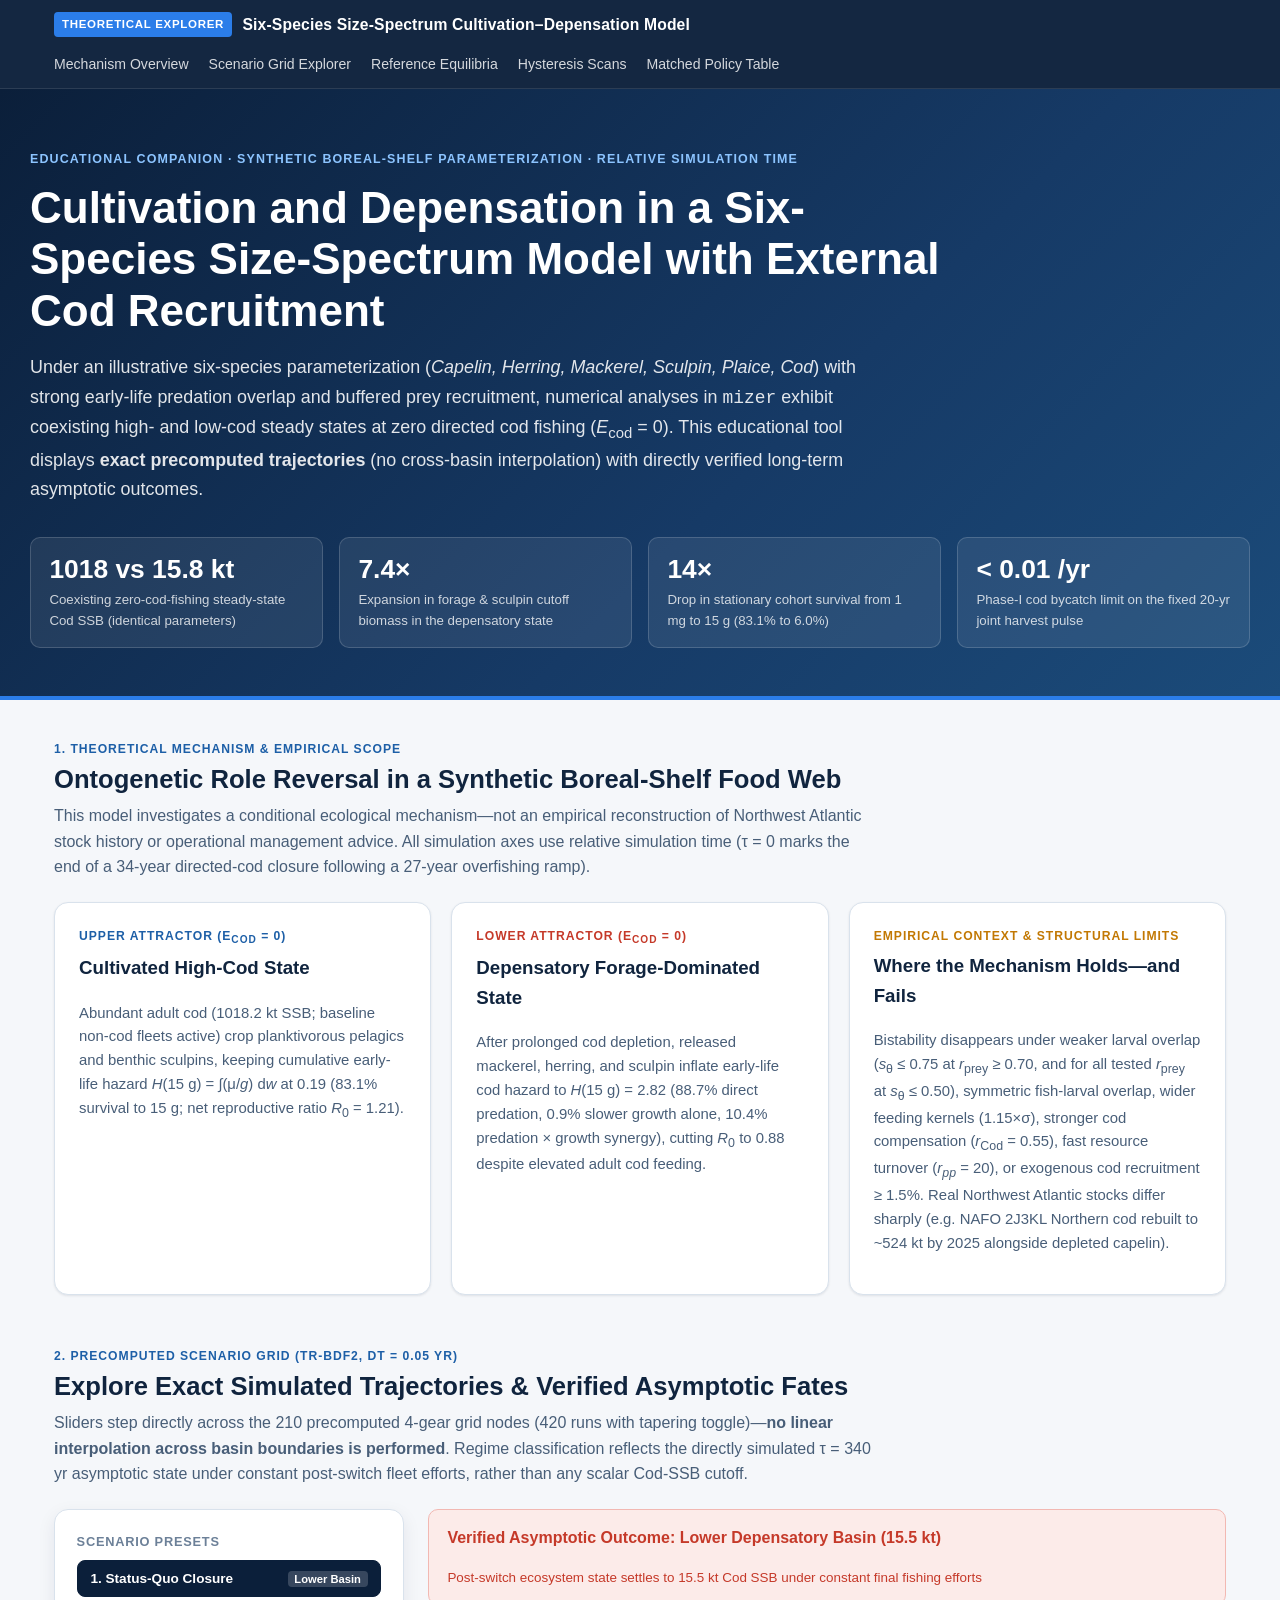
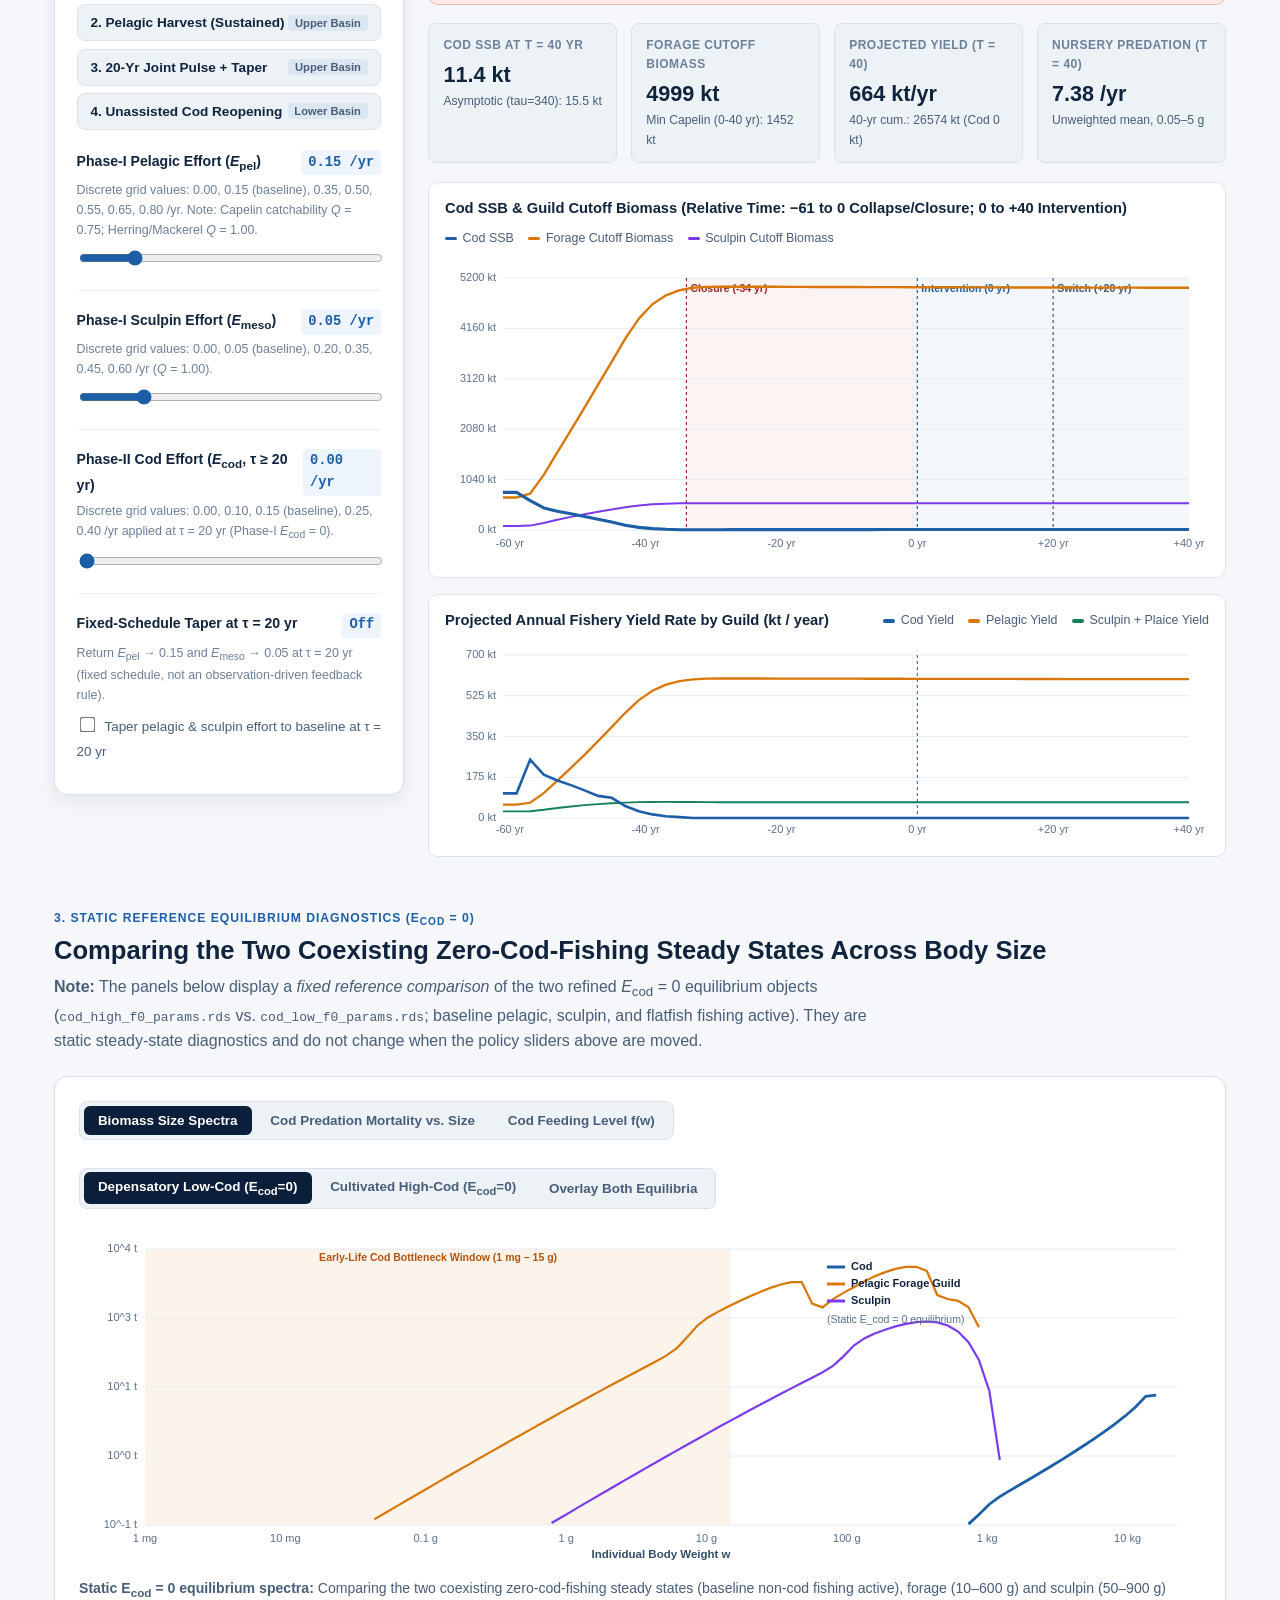
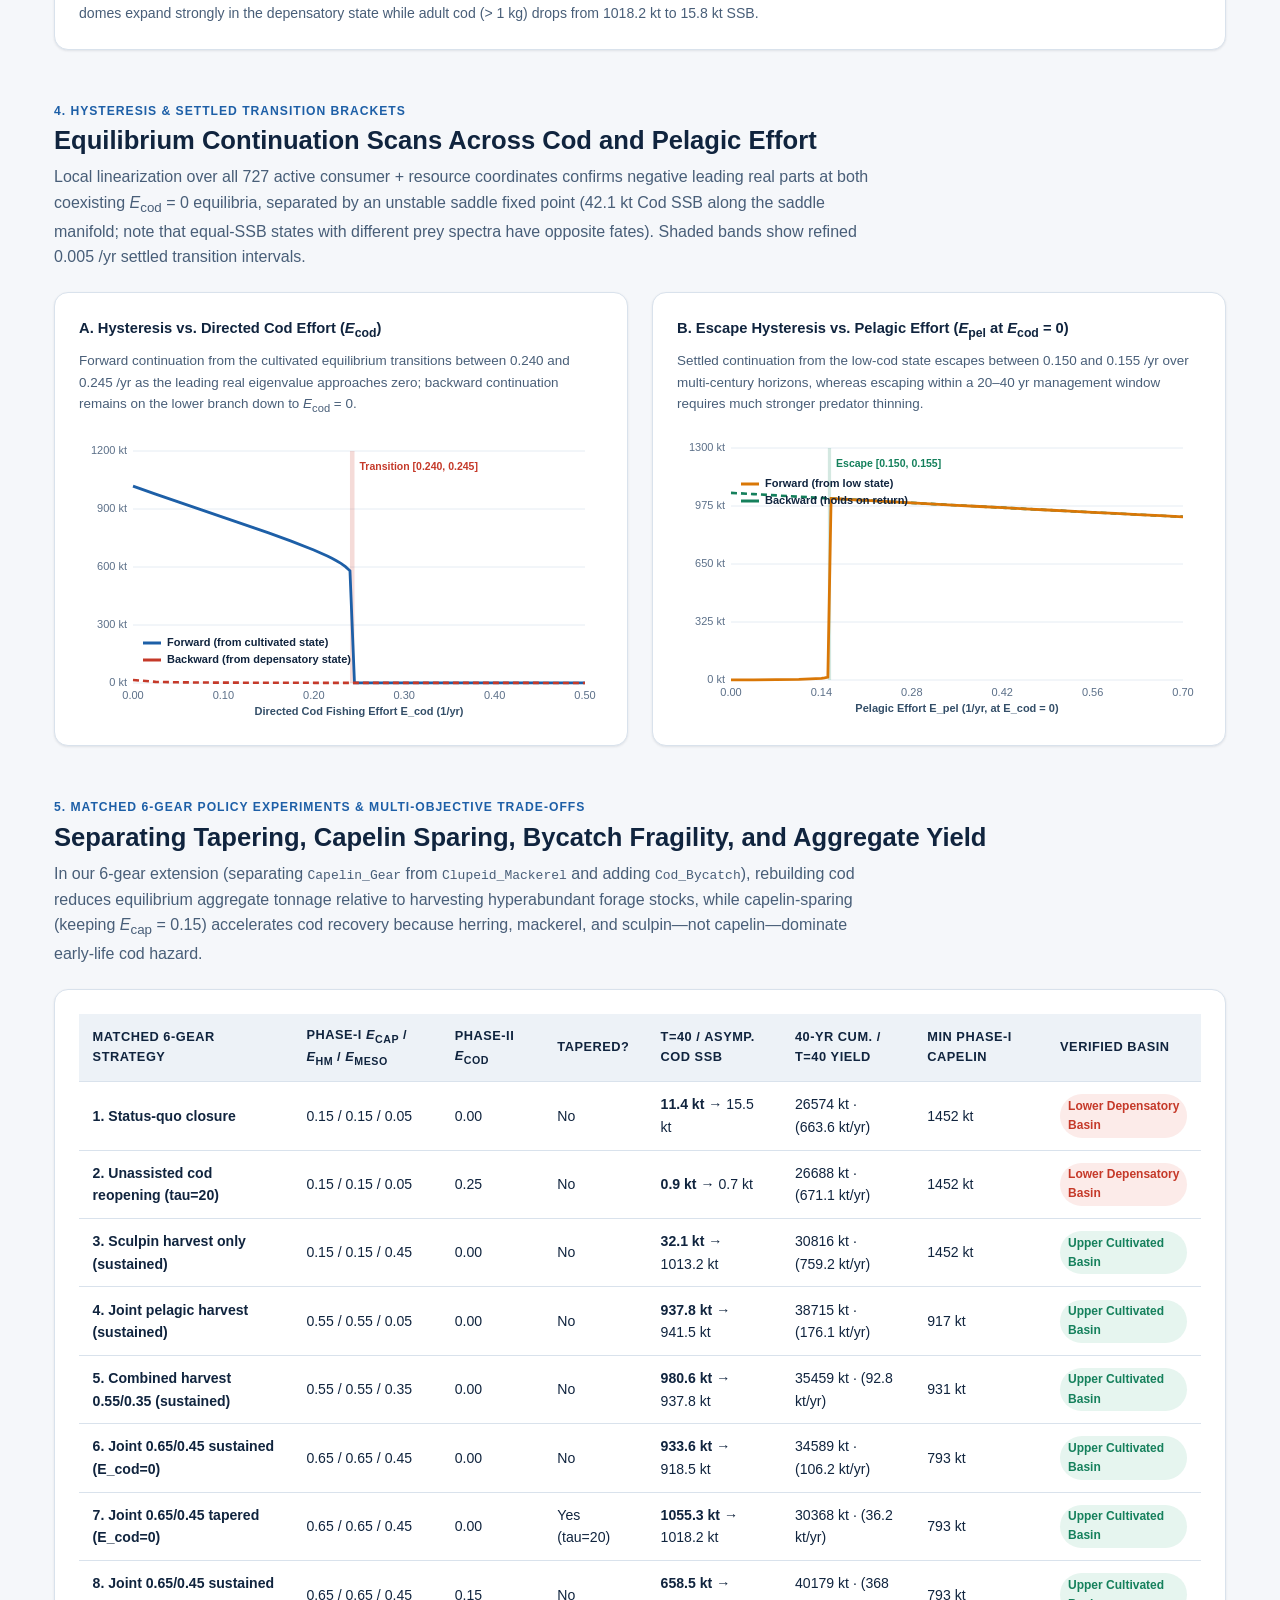
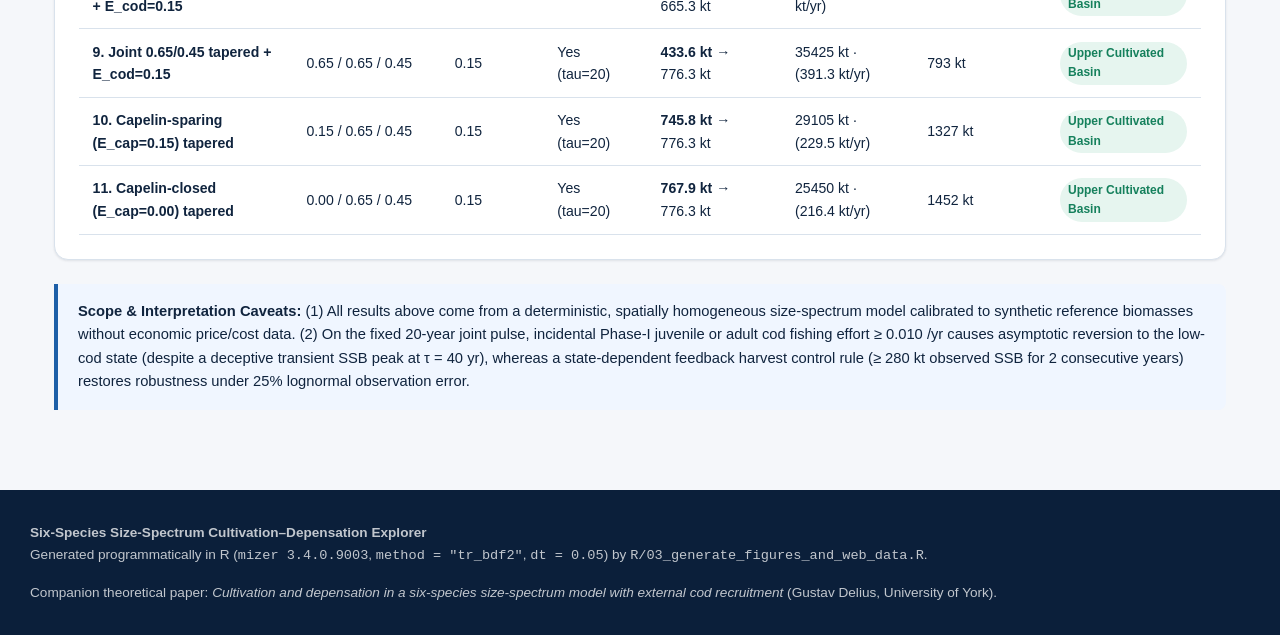
<file: docs/index.html>
<!DOCTYPE html>
<html lang="en">
<head>
  <meta charset="UTF-8" />
  <meta name="viewport" content="width=device-width, initial-scale=1.0" />
  <title>Cultivation &amp; Depensation in a Six-Species Size-Spectrum Model | Educational Explorer</title>
  <link rel="stylesheet" href="styles.css" />
</head>
<body>
  <nav class="top-nav" aria-label="Primary navigation">
    <div class="top-nav-inner">
      <a href="#top" class="brand">
        <span class="brand-badge">Theoretical Explorer</span>
        <span>Six-Species Size-Spectrum Cultivation–Depensation Model</span>
      </a>
      <div class="nav-links">
        <a href="#paradox">Mechanism Overview</a>
        <a href="#simulator">Scenario Grid Explorer</a>
        <a href="#mechanism">Reference Equilibria</a>
        <a href="#hysteresis">Hysteresis Scans</a>
        <a href="#roadmap">Matched Policy Table</a>
      </div>
    </div>
  </nav>

  <header id="top" class="hero">
    <div class="hero-inner">
      <span class="eyebrow">Educational Companion &middot; Synthetic Boreal-Shelf Parameterization &middot; Relative Simulation Time</span>
      <h1>Cultivation and Depensation in a Six-Species Size-Spectrum Model with External Cod Recruitment</h1>
      <p class="hero-lead">
        Under an illustrative six-species parameterization (<em>Capelin, Herring, Mackerel, Sculpin, Plaice, Cod</em>)
        with strong early-life predation overlap and buffered prey recruitment, numerical analyses in <code>mizer</code>
        exhibit coexisting high- and low-cod steady states at zero directed cod fishing (<em>E</em><sub>cod</sub> = 0).
        This educational tool displays <strong>exact precomputed trajectories</strong> (no cross-basin interpolation)
        with directly verified long-term asymptotic outcomes.
      </p>
      <div class="hero-metrics">
        <div class="hero-stat">
          <div class="hero-stat-value" id="hero-high-low">1018 vs 15.8 kt</div>
          <div class="hero-stat-label">Coexisting zero-cod-fishing steady-state Cod SSB (identical parameters)</div>
        </div>
        <div class="hero-stat">
          <div class="hero-stat-value" id="hero-forage-surge">7.4&times;</div>
          <div class="hero-stat-label">Expansion in forage &amp; sculpin cutoff biomass in the depensatory state</div>
        </div>
        <div class="hero-stat">
          <div class="hero-stat-value" id="hero-survival-drop">14.0&times;</div>
          <div class="hero-stat-label">Drop in stationary cohort survival from 1 mg to 15 g (83.1% to 6.0%)</div>
        </div>
        <div class="hero-stat">
          <div class="hero-stat-value" id="hero-bycatch-limit">&lt; 0.01 /yr</div>
          <div class="hero-stat-label">Phase-I cod bycatch limit on the fixed 20-yr joint harvest pulse</div>
        </div>
      </div>
    </div>
  </header>

  <main class="container">
    <!-- Section 1: Theoretical Mechanism & Empirical Scope Distinction -->
    <section id="paradox" class="section">
      <div class="section-header">
        <div class="section-kicker">1. Theoretical Mechanism &amp; Empirical Scope</div>
        <h2>Ontogenetic Role Reversal in a Synthetic Boreal-Shelf Food Web</h2>
        <p>
          This model investigates a conditional ecological mechanism—not an empirical reconstruction of Northwest
          Atlantic stock history or operational management advice. All simulation axes use relative simulation time
          (&tau; = 0 marks the end of a 34-year directed-cod closure following a 27-year overfishing ramp).
        </p>
      </div>

      <div class="grid-3">
        <div class="card">
          <div class="section-kicker">Upper Attractor (E<sub>cod</sub> = 0)</div>
          <h3 style="margin-top:0.2rem;">Cultivated High-Cod State</h3>
          <p style="color:var(--text-secondary);font-size:0.93rem;">
            Abundant adult cod (1018.2 kt SSB; baseline non-cod fleets active) crop planktivorous pelagics and benthic
            sculpins, keeping cumulative early-life hazard <em>H</em>(15 g) = &int;(&mu;/<em>g</em>) d<em>w</em> at 0.19
            (83.1% survival to 15 g; net reproductive ratio <em>R</em><sub>0</sub> = 1.21).
          </p>
        </div>
        <div class="card">
          <div class="section-kicker" style="color:var(--accent-danger);">Lower Attractor (E<sub>cod</sub> = 0)</div>
          <h3 style="margin-top:0.2rem;">Depensatory Forage-Dominated State</h3>
          <p style="color:var(--text-secondary);font-size:0.93rem;">
            After prolonged cod depletion, released mackerel, herring, and sculpin inflate early-life cod hazard to
            <em>H</em>(15 g) = 2.82 (88.7% direct predation, 0.9% slower growth alone, 10.4% predation &times; growth
            synergy), cutting <em>R</em><sub>0</sub> to 0.88 despite elevated adult cod feeding.
          </p>
        </div>
        <div class="card">
          <div class="section-kicker" style="color:var(--accent-amber);">Empirical Context &amp; Structural Limits</div>
          <h3 style="margin-top:0.2rem;">Where the Mechanism Holds—and Fails</h3>
          <p style="color:var(--text-secondary);font-size:0.93rem;">
            Bistability disappears under weaker larval overlap (<em>s</em><sub>&theta;</sub> &le; 0.75 at
            <em>r</em><sub>prey</sub> &ge; 0.70, and for all tested <em>r</em><sub>prey</sub> at <em>s</em><sub>&theta;</sub> &le; 0.50),
            symmetric fish-larval overlap, wider feeding kernels (1.15&times;&sigma;), stronger cod compensation (<em>r</em><sub>Cod</sub> = 0.55),
            fast resource turnover (<em>r<sub>pp</sub></em> = 20), or exogenous cod recruitment &ge; 1.5%. Real Northwest Atlantic stocks
            differ sharply (e.g. NAFO 2J3KL Northern cod rebuilt to ~524 kt by 2025 alongside depleted capelin).
          </p>
        </div>
      </div>
    </section>

    <!-- Section 2: Exact Grid-Snapped Scenario Explorer -->
    <section id="simulator" class="section">
      <div class="section-header">
        <div class="section-kicker">2. Precomputed Scenario Grid (TR-BDF2, dt = 0.05 yr)</div>
        <h2>Explore Exact Simulated Trajectories &amp; Verified Asymptotic Fates</h2>
        <p>
          Sliders step directly across the 210 precomputed 4-gear grid nodes (420 runs with tapering toggle)—<strong>no
          linear interpolation across basin boundaries is performed</strong>. Regime classification reflects the
          directly simulated &tau; = 340 yr asymptotic state under constant post-switch fleet efforts, rather than any
          scalar Cod-SSB cutoff.
        </p>
      </div>

      <div class="simulator-layout">
        <aside class="controls-panel" aria-label="Simulation controls">
          <div style="font-size:0.8rem;font-weight:700;text-transform:uppercase;letter-spacing:0.06em;color:var(--text-muted);margin-bottom:0.5rem;">
            Scenario Presets
          </div>
          <div class="preset-group" id="preset-buttons">
            <button type="button" class="preset-btn active" data-preset="status_quo">
              <span>1. Status-Quo Closure</span>
              <span class="preset-tag">Lower Basin</span>
            </button>
            <button type="button" class="preset-btn" data-preset="pelagic_rebalance">
              <span>2. Pelagic Harvest (Sustained)</span>
              <span class="preset-tag">Upper Basin</span>
            </button>
            <button type="button" class="preset-btn" data-preset="ecosystem_pulse">
              <span>3. 20-Yr Joint Pulse + Taper</span>
              <span class="preset-tag">Upper Basin</span>
            </button>
            <button type="button" class="preset-btn" data-preset="premature_reopen">
              <span>4. Unassisted Cod Reopening</span>
              <span class="preset-tag">Lower Basin</span>
            </button>
          </div>

          <div class="control-group">
            <div class="control-label-row">
              <label class="control-label" for="slider-fp">Phase-I Pelagic Effort (<em>E</em><sub>pel</sub>)</label>
              <span class="control-val" id="val-fp">0.15 /yr</span>
            </div>
            <p class="control-help">Discrete grid values: 0.00, 0.15 (baseline), 0.35, 0.50, 0.55, 0.65, 0.80 /yr. Note: Capelin catchability <em>Q</em> = 0.75; Herring/Mackerel <em>Q</em> = 1.00.</p>
            <input type="range" id="slider-fp" min="0" max="6" step="1" value="1" />
          </div>

          <div class="control-group">
            <div class="control-label-row">
              <label class="control-label" for="slider-fm">Phase-I Sculpin Effort (<em>E</em><sub>meso</sub>)</label>
              <span class="control-val" id="val-fm">0.05 /yr</span>
            </div>
            <p class="control-help">Discrete grid values: 0.00, 0.05 (baseline), 0.20, 0.35, 0.45, 0.60 /yr (<em>Q</em> = 1.00).</p>
            <input type="range" id="slider-fm" min="0" max="5" step="1" value="1" />
          </div>

          <div class="control-group">
            <div class="control-label-row">
              <label class="control-label" for="slider-fcod">Phase-II Cod Effort (<em>E</em><sub>cod</sub>, &tau; &ge; 20 yr)</label>
              <span class="control-val" id="val-fcod">0.00 /yr</span>
            </div>
            <p class="control-help">Discrete grid values: 0.00, 0.10, 0.15 (baseline), 0.25, 0.40 /yr applied at &tau; = 20 yr (Phase-I <em>E</em><sub>cod</sub> = 0).</p>
            <input type="range" id="slider-fcod" min="0" max="4" step="1" value="0" />
          </div>

          <div class="control-group">
            <div class="control-label-row">
              <label class="control-label" for="check-taper">Fixed-Schedule Taper at &tau; = 20 yr</label>
              <span class="control-val" id="val-pulse">Off</span>
            </div>
            <p class="control-help">Return <em>E</em><sub>pel</sub> &rarr; 0.15 and <em>E</em><sub>meso</sub> &rarr; 0.05 at &tau; = 20 yr (fixed schedule, not an observation-driven feedback rule).</p>
            <input type="checkbox" id="check-taper" style="transform:scale(1.2);margin-right:0.4rem;cursor:pointer;" />
            <label for="check-taper" style="font-size:0.84rem;color:var(--text-secondary);cursor:pointer;">
              Taper pelagic &amp; sculpin effort to baseline at &tau; = 20 yr
            </label>
          </div>
        </aside>

        <div>
          <div id="regime-status-banner" class="regime-banner trapped">
            <span id="regime-status-text">Verified Asymptotic Outcome: Lower Depensatory Basin</span>
            <span id="regime-threshold-note" style="font-size:0.84rem;font-weight:500;">Evaluated by projecting the post-policy full ecosystem state to &tau; = 340 yr</span>
          </div>

          <div class="kpi-row">
            <div class="kpi-box">
              <div class="kpi-title">Cod SSB at &tau; = 40 yr</div>
              <div class="kpi-num" id="kpi-cod-ssb">— kt</div>
              <div class="kpi-sub" id="kpi-cod-asymp">Asymptotic (&tau;=340): — kt</div>
            </div>
            <div class="kpi-box">
              <div class="kpi-title">Forage Cutoff Biomass</div>
              <div class="kpi-num" id="kpi-forage-bio">— kt</div>
              <div class="kpi-sub" id="kpi-min-capelin">Min Capelin (0–40 yr): — kt</div>
            </div>
            <div class="kpi-box">
              <div class="kpi-title">Projected Yield (&tau; = 40)</div>
              <div class="kpi-num" id="kpi-total-yield">— kt/yr</div>
              <div class="kpi-sub" id="kpi-cum-yield">40-yr cum. catch: — kt</div>
            </div>
            <div class="kpi-box">
              <div class="kpi-title">Nursery Predation (&tau; = 40)</div>
              <div class="kpi-num" id="kpi-larval-m">— /yr</div>
              <div class="kpi-sub">Unweighted mean, 0.05–5 g</div>
            </div>
          </div>

          <div class="chart-wrap">
            <div class="chart-title-bar">
              <div class="chart-title">Cod SSB &amp; Guild Cutoff Biomass (Relative Time: &minus;61 to 0 Collapse/Closure; 0 to +40 Intervention)</div>
              <div class="legend-inline">
                <span class="legend-item"><span class="legend-swatch" style="background:#1d5fa7;"></span>Cod SSB</span>
                <span class="legend-item"><span class="legend-swatch" style="background:#d97706;"></span>Forage Cutoff Biomass</span>
                <span class="legend-item"><span class="legend-swatch" style="background:#7c3aed;"></span>Sculpin Cutoff Biomass</span>
              </div>
            </div>
            <canvas id="canvas-timeseries" width="780" height="310"></canvas>
          </div>

          <div class="chart-wrap" style="margin-bottom:0;">
            <div class="chart-title-bar">
              <div class="chart-title">Projected Annual Fishery Yield Rate by Guild (kt / year)</div>
              <div class="legend-inline">
                <span class="legend-item"><span class="legend-swatch" style="background:#1d5fa7;"></span>Cod Yield</span>
                <span class="legend-item"><span class="legend-swatch" style="background:#d97706;"></span>Pelagic Yield</span>
                <span class="legend-item"><span class="legend-swatch" style="background:#15805c;"></span>Sculpin + Plaice Yield</span>
              </div>
            </div>
            <canvas id="canvas-yield" width="780" height="205"></canvas>
          </div>
        </div>
      </div>
    </section>

    <!-- Section 3: Static Equilibrium Reference Comparison -->
    <section id="mechanism" class="section">
      <div class="section-header">
        <div class="section-kicker">3. Static Reference Equilibrium Diagnostics (E<sub>cod</sub> = 0)</div>
        <h2>Comparing the Two Coexisting Zero-Cod-Fishing Steady States Across Body Size</h2>
        <p>
          <strong>Note:</strong> The panels below display a <em>fixed reference comparison</em> of the two refined
          <em>E</em><sub>cod</sub> = 0 equilibrium objects (<code>cod_high_f0_params.rds</code> vs.
          <code>cod_low_f0_params.rds</code>; baseline pelagic, sculpin, and flatfish fishing active). They are static
          steady-state diagnostics and do not change when the policy sliders above are moved.
        </p>
      </div>

      <div class="card">
        <div style="display:flex;justify-content:space-between;align-items:center;flex-wrap:wrap;gap:0.75rem;">
          <div class="pill-tabs" role="tablist" aria-label="Ecosystem state comparison">
            <button type="button" class="pill-tab active" data-spectrum-view="spectra">Biomass Size Spectra</button>
            <button type="button" class="pill-tab" data-spectrum-view="mortality">Cod Predation Mortality vs. Size</button>
            <button type="button" class="pill-tab" data-spectrum-view="feeding">Cod Feeding Level f(w)</button>
          </div>
          <div class="pill-tabs" role="tablist" aria-label="Regime overlay">
            <button type="button" class="pill-tab active" data-regime-compare="moratorium">Depensatory Low-Cod (E<sub>cod</sub>=0)</button>
            <button type="button" class="pill-tab" data-regime-compare="cultivated">Cultivated High-Cod (E<sub>cod</sub>=0)</button>
            <button type="button" class="pill-tab" data-regime-compare="both">Overlay Both Equilibria</button>
          </div>
        </div>

        <canvas id="canvas-spectra" width="1100" height="340"></canvas>
        <p id="spectra-caption" style="margin:0.75rem 0 0;font-size:0.88rem;color:var(--text-secondary);">
          Loading static steady-state diagnostics…
        </p>
      </div>
    </section>

    <!-- Section 4: Hysteresis Continuation Scans -->
    <section id="hysteresis" class="section">
      <div class="section-header">
        <div class="section-kicker">4. Hysteresis &amp; Settled Transition Brackets</div>
        <h2>Equilibrium Continuation Scans Across Cod and Pelagic Effort</h2>
        <p>
          Local linearization over all 727 active consumer + resource coordinates confirms negative leading real parts
          at both coexisting <em>E</em><sub>cod</sub> = 0 equilibria, separated by an unstable saddle fixed point
          (42.1 kt Cod SSB along the saddle manifold; note that equal-SSB states with different prey spectra have
          opposite fates). Shaded bands show refined 0.005 /yr settled transition intervals.
        </p>
      </div>

      <div class="grid-2">
        <div class="card">
          <div class="chart-title" style="margin-bottom:0.4rem;">A. Hysteresis vs. Directed Cod Effort (<em>E</em><sub>cod</sub>)</div>
          <p style="font-size:0.84rem;color:var(--text-secondary);margin-top:0;">
            Forward continuation from the cultivated equilibrium transitions between 0.240 and 0.245 /yr as the leading
            real eigenvalue approaches zero; backward continuation remains on the lower branch down to <em>E</em><sub>cod</sub> = 0.
          </p>
          <canvas id="canvas-hysteresis-cod" width="520" height="290"></canvas>
        </div>

        <div class="card">
          <div class="chart-title" style="margin-bottom:0.4rem;">B. Escape Hysteresis vs. Pelagic Effort (<em>E</em><sub>pel</sub> at <em>E</em><sub>cod</sub> = 0)</div>
          <p style="font-size:0.84rem;color:var(--text-secondary);margin-top:0;">
            Settled continuation from the low-cod state escapes between 0.150 and 0.155 /yr over multi-century horizons,
            whereas escaping within a 20–40 yr management window requires much stronger predator thinning.
          </p>
          <canvas id="canvas-hysteresis-forage" width="520" height="290"></canvas>
        </div>
      </div>
    </section>

    <!-- Section 5: Matched 6-Gear Policy Comparison & Trade-Offs -->
    <section id="roadmap" class="section" style="margin-bottom:1rem;">
      <div class="section-header">
        <div class="section-kicker">5. Matched 6-Gear Policy Experiments &amp; Multi-Objective Trade-Offs</div>
        <h2>Separating Tapering, Capelin Sparing, Bycatch Fragility, and Aggregate Yield</h2>
        <p>
          In our 6-gear extension (separating <code>Capelin_Gear</code> from <code>Clupeid_Mackerel</code> and adding
          <code>Cod_Bycatch</code>), rebuilding cod reduces equilibrium aggregate tonnage relative to harvesting
          hyperabundant forage stocks, while capelin-sparing (keeping <em>E</em><sub>cap</sub> = 0.15) accelerates cod
          recovery because herring, mackerel, and sculpin—not capelin—dominate early-life cod hazard.
        </p>
      </div>

      <div class="card" style="margin-bottom:1.5rem;overflow-x:auto;">
        <table class="policy-table">
          <thead>
            <tr>
              <th>Matched 6-Gear Strategy</th>
              <th>Phase-I <em>E</em><sub>cap</sub> / <em>E</em><sub>hm</sub> / <em>E</em><sub>meso</sub></th>
              <th>Phase-II <em>E</em><sub>cod</sub></th>
              <th>Tapered?</th>
              <th>&tau;=40 / Asymp. Cod SSB</th>
              <th>40-Yr Cum. / &tau;=40 Yield</th>
              <th>Min Phase-I Capelin</th>
              <th>Verified Basin</th>
            </tr>
          </thead>
          <tbody id="policy-comparison-tbody">
            <!-- Populated dynamically from exact 6-gear mizer outputs -->
          </tbody>
        </table>
      </div>

      <div class="callout">
        <strong>Scope &amp; Interpretation Caveats:</strong>
        (1) All results above come from a deterministic, spatially homogeneous size-spectrum model calibrated to
        synthetic reference biomasses without economic price/cost data.
        (2) On the fixed 20-year joint pulse, incidental Phase-I juvenile or adult cod fishing effort &ge; 0.010 /yr
        causes asymptotic reversion to the low-cod state (despite a deceptive transient SSB peak at &tau; = 40 yr),
        whereas a state-dependent feedback harvest control rule (&ge; 280 kt observed SSB for 2 consecutive years)
        restores robustness under 25% lognormal observation error.
      </div>
    </section>
  </main>

  <footer class="site-footer">
    <div class="site-footer-inner">
      <div>
        <strong>Six-Species Size-Spectrum Cultivation–Depensation Explorer</strong><br />
        Generated programmatically in R (<code>mizer 3.4.0.9003</code>, <code>method = "tr_bdf2"</code>,
        <code>dt = 0.05</code>) by <code>R/03_generate_figures_and_web_data.R</code>.
      </div>
      <div>
        Companion theoretical paper: <em>Cultivation and depensation in a six-species size-spectrum model with external
        cod recruitment</em> (Gustav Delius, University of York).
      </div>
    </div>
  </footer>

  <script src="model_data.js"></script>
  <script src="app.js"></script>
</body>
</html>
</file>
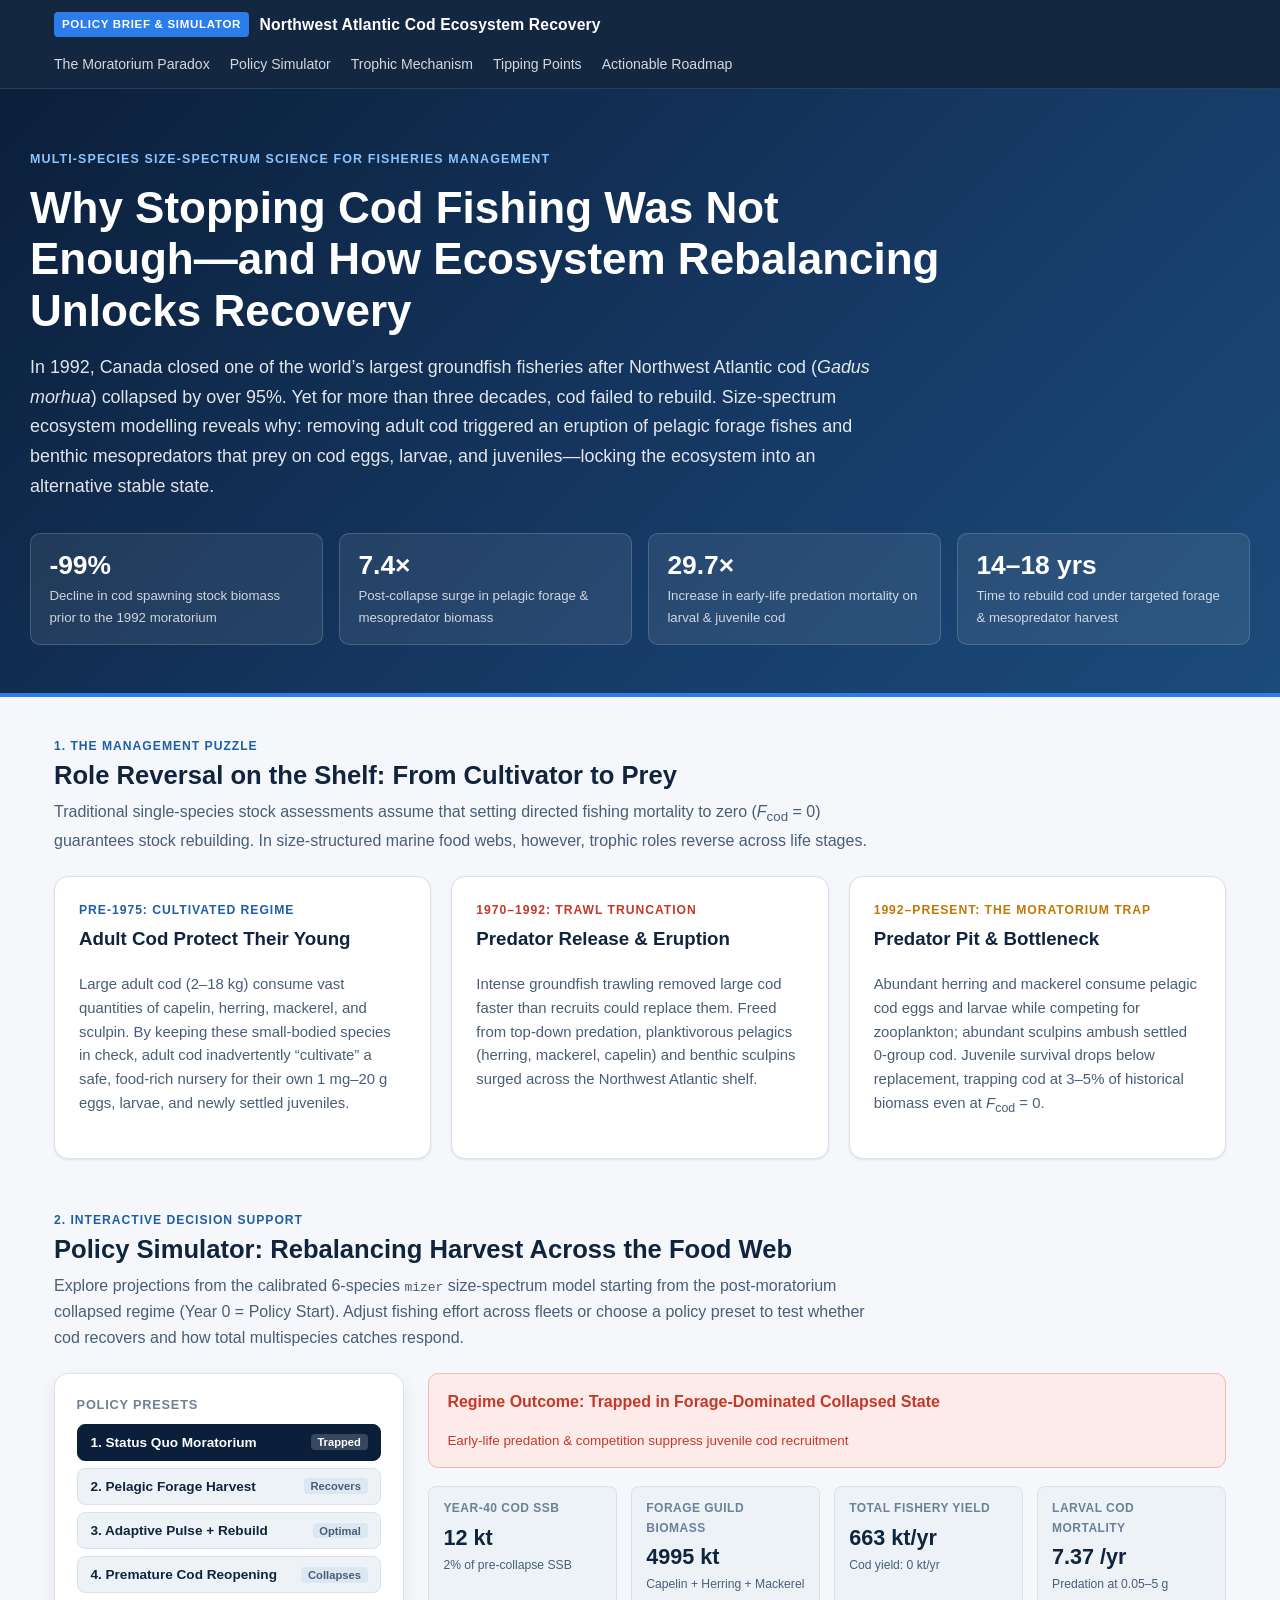
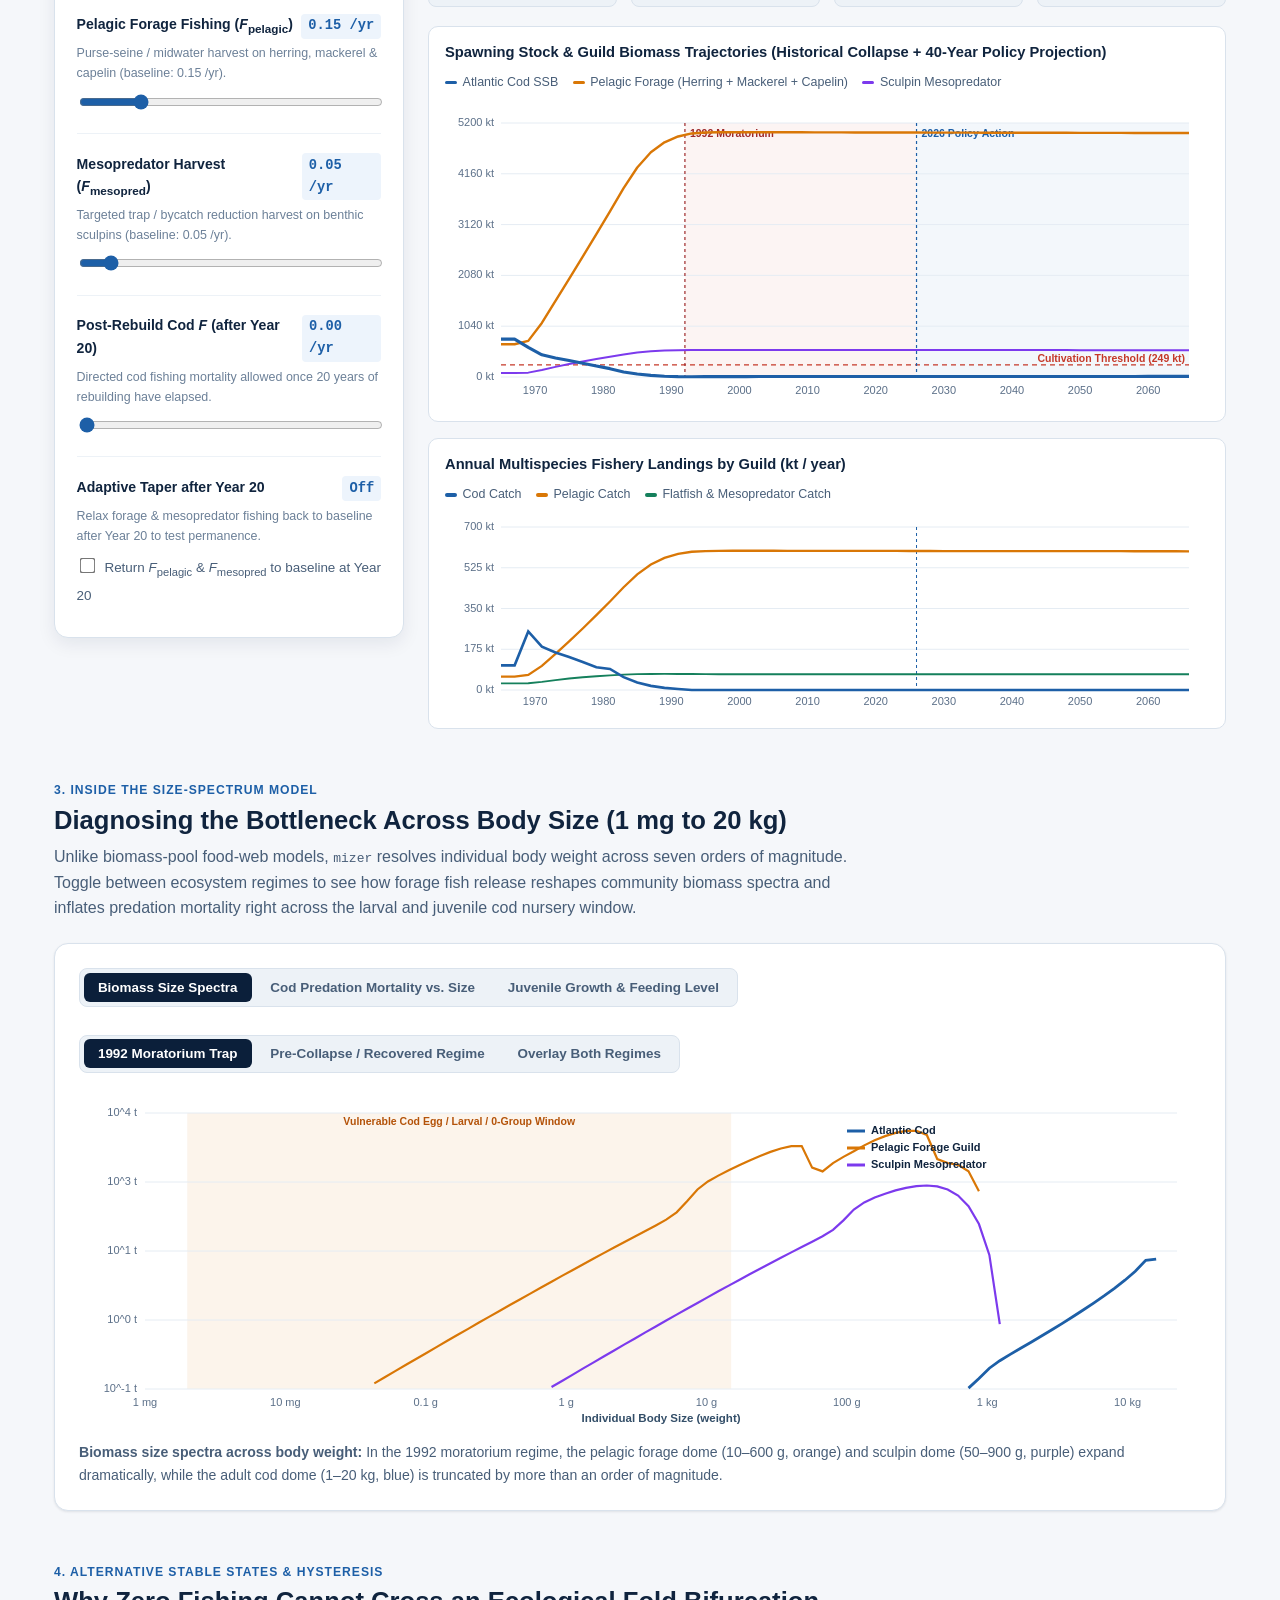
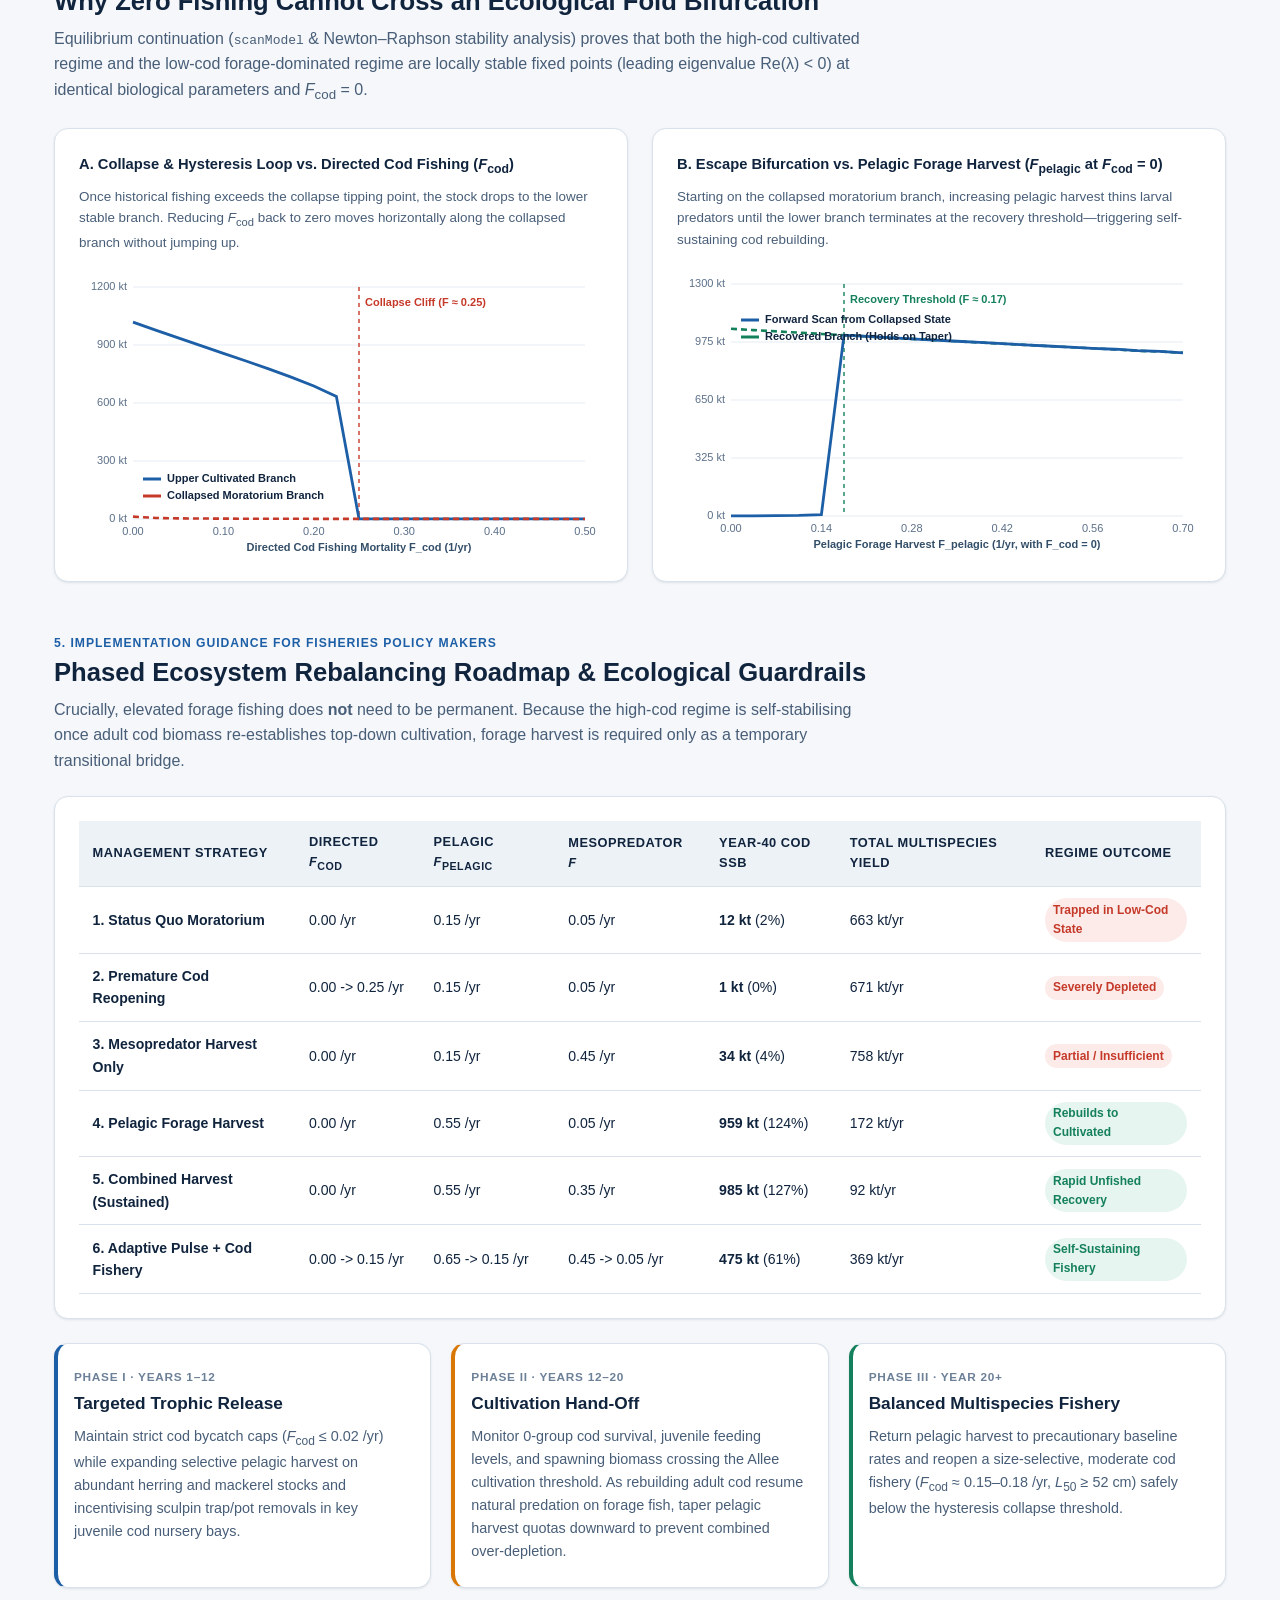
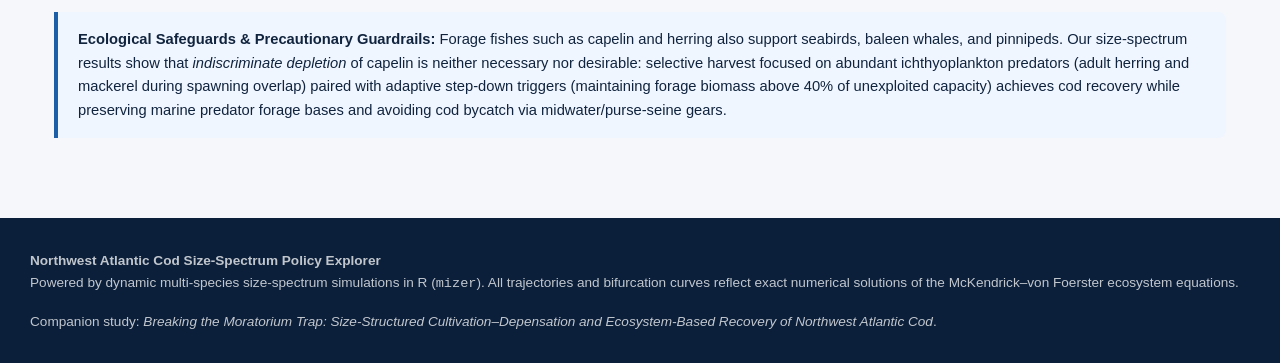
<file: archive/v1_reviewed/docs/index.html>
<!DOCTYPE html>
<html lang="en">
<head>
  <meta charset="UTF-8" />
  <meta name="viewport" content="width=device-width, initial-scale=1.0" />
  <title>Breaking the Moratorium Trap | Northwest Atlantic Cod Policy Simulator</title>
  <link rel="stylesheet" href="styles.css" />
</head>
<body>
  <nav class="top-nav" aria-label="Primary navigation">
    <div class="top-nav-inner">
      <a href="#top" class="brand">
        <span class="brand-badge">Policy Brief &amp; Simulator</span>
        <span>Northwest Atlantic Cod Ecosystem Recovery</span>
      </a>
      <div class="nav-links">
        <a href="#paradox">The Moratorium Paradox</a>
        <a href="#simulator">Policy Simulator</a>
        <a href="#mechanism">Trophic Mechanism</a>
        <a href="#hysteresis">Tipping Points</a>
        <a href="#roadmap">Actionable Roadmap</a>
      </div>
    </div>
  </nav>

  <header id="top" class="hero">
    <div class="hero-inner">
      <span class="eyebrow">Multi-Species Size-Spectrum Science for Fisheries Management</span>
      <h1>Why Stopping Cod Fishing Was Not Enough—and How Ecosystem Rebalancing Unlocks Recovery</h1>
      <p class="hero-lead">
        In 1992, Canada closed one of the world’s largest groundfish fisheries after Northwest Atlantic cod
        (<em>Gadus morhua</em>) collapsed by over 95%. Yet for more than three decades, cod failed to rebuild.
        Size-spectrum ecosystem modelling reveals why: removing adult cod triggered an eruption of pelagic forage
        fishes and benthic mesopredators that prey on cod eggs, larvae, and juveniles—locking the ecosystem into
        an alternative stable state.
      </p>
      <div class="hero-metrics">
        <div class="hero-stat">
          <div class="hero-stat-value" id="hero-collapse-pct">&gt;95%</div>
          <div class="hero-stat-label">Decline in cod spawning stock biomass prior to the 1992 moratorium</div>
        </div>
        <div class="hero-stat">
          <div class="hero-stat-value" id="hero-forage-surge">2.8&times;</div>
          <div class="hero-stat-label">Post-collapse surge in pelagic forage &amp; mesopredator biomass</div>
        </div>
        <div class="hero-stat">
          <div class="hero-stat-value" id="hero-larval-mort">3.1&times;</div>
          <div class="hero-stat-label">Increase in early-life predation mortality on larval &amp; juvenile cod</div>
        </div>
        <div class="hero-stat">
          <div class="hero-stat-value" id="hero-recovery-time">~14–18 yrs</div>
          <div class="hero-stat-label">Time to rebuild cod under targeted forage &amp; mesopredator harvest</div>
        </div>
      </div>
    </div>
  </header>

  <main class="container">
    <!-- Section 1: The Moratorium Paradox -->
    <section id="paradox" class="section">
      <div class="section-header">
        <div class="section-kicker">1. The Management Puzzle</div>
        <h2>Role Reversal on the Shelf: From Cultivator to Prey</h2>
        <p>
          Traditional single-species stock assessments assume that setting directed fishing mortality to zero
          (<em>F</em><sub>cod</sub> = 0) guarantees stock rebuilding. In size-structured marine food webs,
          however, trophic roles reverse across life stages.
        </p>
      </div>

      <div class="grid-3">
        <div class="card">
          <div class="section-kicker">Pre-1975: Cultivated Regime</div>
          <h3 style="margin-top:0.2rem;">Adult Cod Protect Their Young</h3>
          <p style="color:var(--text-secondary);font-size:0.93rem;">
            Large adult cod (2–18 kg) consume vast quantities of capelin, herring, mackerel, and sculpin. By keeping
            these small-bodied species in check, adult cod inadvertently “cultivate” a safe, food-rich nursery for
            their own 1 mg–20 g eggs, larvae, and newly settled juveniles.
          </p>
        </div>
        <div class="card">
          <div class="section-kicker" style="color:var(--accent-danger);">1970–1992: Trawl Truncation</div>
          <h3 style="margin-top:0.2rem;">Predator Release &amp; Eruption</h3>
          <p style="color:var(--text-secondary);font-size:0.93rem;">
            Intense groundfish trawling removed large cod faster than recruits could replace them. Freed from top-down
            predation, planktivorous pelagics (herring, mackerel, capelin) and benthic sculpins surged across the
            Northwest Atlantic shelf.
          </p>
        </div>
        <div class="card">
          <div class="section-kicker" style="color:var(--accent-amber);">1992–Present: The Moratorium Trap</div>
          <h3 style="margin-top:0.2rem;">Predator Pit &amp; Bottleneck</h3>
          <p style="color:var(--text-secondary);font-size:0.93rem;">
            Abundant herring and mackerel consume pelagic cod eggs and larvae while competing for zooplankton; abundant
            sculpins ambush settled 0-group cod. Juvenile survival drops below replacement, trapping cod at 3–5% of
            historical biomass even at <em>F</em><sub>cod</sub> = 0.
          </p>
        </div>
      </div>
    </section>

    <!-- Section 2: Interactive Policy Simulator -->
    <section id="simulator" class="section">
      <div class="section-header">
        <div class="section-kicker">2. Interactive Decision Support</div>
        <h2>Policy Simulator: Rebalancing Harvest Across the Food Web</h2>
        <p>
          Explore projections from the calibrated 6-species <code>mizer</code> size-spectrum model starting from the
          post-moratorium collapsed regime (Year 0 = Policy Start). Adjust fishing effort across fleets or choose a
          policy preset to test whether cod recovers and how total multispecies catches respond.
        </p>
      </div>

      <div class="simulator-layout">
        <aside class="controls-panel" aria-label="Simulation controls">
          <div style="font-size:0.8rem;font-weight:700;text-transform:uppercase;letter-spacing:0.06em;color:var(--text-muted);margin-bottom:0.5rem;">
            Policy Presets
          </div>
          <div class="preset-group" id="preset-buttons">
            <button type="button" class="preset-btn active" data-preset="status_quo">
              <span>1. Status Quo Moratorium</span>
              <span class="preset-tag">Trapped</span>
            </button>
            <button type="button" class="preset-btn" data-preset="pelagic_rebalance">
              <span>2. Pelagic Forage Harvest</span>
              <span class="preset-tag">Recovers</span>
            </button>
            <button type="button" class="preset-btn" data-preset="ecosystem_pulse">
              <span>3. Adaptive Pulse + Rebuild</span>
              <span class="preset-tag">Optimal</span>
            </button>
            <button type="button" class="preset-btn" data-preset="premature_reopen">
              <span>4. Premature Cod Reopening</span>
              <span class="preset-tag">Collapses</span>
            </button>
          </div>

          <div class="control-group">
            <div class="control-label-row">
              <label class="control-label" for="slider-fp">Pelagic Forage Fishing (<em>F</em><sub>pelagic</sub>)</label>
              <span class="control-val" id="val-fp">0.15 /yr</span>
            </div>
            <p class="control-help">Purse-seine / midwater harvest on herring, mackerel &amp; capelin (baseline: 0.15 /yr).</p>
            <input type="range" id="slider-fp" min="0.00" max="0.80" step="0.05" value="0.15" />
          </div>

          <div class="control-group">
            <div class="control-label-row">
              <label class="control-label" for="slider-fm">Mesopredator Harvest (<em>F</em><sub>mesopred</sub>)</label>
              <span class="control-val" id="val-fm">0.05 /yr</span>
            </div>
            <p class="control-help">Targeted trap / bycatch reduction harvest on benthic sculpins (baseline: 0.05 /yr).</p>
            <input type="range" id="slider-fm" min="0.00" max="0.60" step="0.05" value="0.05" />
          </div>

          <div class="control-group">
            <div class="control-label-row">
              <label class="control-label" for="slider-fcod">Post-Rebuild Cod <em>F</em> (after Year 20)</label>
              <span class="control-val" id="val-fcod">0.00 /yr</span>
            </div>
            <p class="control-help">Directed cod fishing mortality allowed once 20 years of rebuilding have elapsed.</p>
            <input type="range" id="slider-fcod" min="0.00" max="0.50" step="0.05" value="0.00" />
          </div>

          <div class="control-group">
            <div class="control-label-row">
              <label class="control-label" for="slider-pulse">Adaptive Taper after Year 20</label>
              <span class="control-val" id="val-pulse">Off</span>
            </div>
            <p class="control-help">Relax forage &amp; mesopredator fishing back to baseline after Year 20 to test permanence.</p>
            <input type="checkbox" id="check-taper" style="transform:scale(1.2);margin-right:0.4rem;cursor:pointer;" />
            <label for="check-taper" style="font-size:0.84rem;color:var(--text-secondary);cursor:pointer;">
              Return <em>F</em><sub>pelagic</sub> &amp; <em>F</em><sub>mesopred</sub> to baseline at Year 20
            </label>
          </div>
        </aside>

        <div>
          <div id="regime-status-banner" class="regime-banner trapped">
            <span id="regime-status-text">Regime Outcome: Trapped in Forage-Dominated Moratorium State</span>
            <span id="regime-threshold-note" style="font-size:0.84rem;font-weight:500;">Early-life predation keeps cod below cultivation threshold</span>
          </div>

          <div class="kpi-row">
            <div class="kpi-box">
              <div class="kpi-title">Year-40 Cod SSB</div>
              <div class="kpi-num" id="kpi-cod-ssb">— kt</div>
              <div class="kpi-sub" id="kpi-cod-pct">vs. pre-collapse SSB</div>
            </div>
            <div class="kpi-box">
              <div class="kpi-title">Forage Guild Biomass</div>
              <div class="kpi-num" id="kpi-forage-bio">— kt</div>
              <div class="kpi-sub" id="kpi-forage-note">Capelin + Herring + Mackerel</div>
            </div>
            <div class="kpi-box">
              <div class="kpi-title">Total Fishery Yield</div>
              <div class="kpi-num" id="kpi-total-yield">— kt/yr</div>
              <div class="kpi-sub" id="kpi-cod-yield">Cod yield: — kt/yr</div>
            </div>
            <div class="kpi-box">
              <div class="kpi-title">Larval Cod Mortality</div>
              <div class="kpi-num" id="kpi-larval-m">— /yr</div>
              <div class="kpi-sub">Predation at 0.05–5 g</div>
            </div>
          </div>

          <div class="chart-wrap">
            <div class="chart-title-bar">
              <div class="chart-title">Spawning Stock &amp; Guild Biomass Trajectories (Historical Collapse + 40-Year Policy Projection)</div>
              <div class="legend-inline">
                <span class="legend-item"><span class="legend-swatch" style="background:#1d5fa7;"></span>Atlantic Cod SSB</span>
                <span class="legend-item"><span class="legend-swatch" style="background:#d97706;"></span>Pelagic Forage (Herring + Mackerel + Capelin)</span>
                <span class="legend-item"><span class="legend-swatch" style="background:#7c3aed;"></span>Sculpin Mesopredator</span>
              </div>
            </div>
            <canvas id="canvas-timeseries" width="780" height="310"></canvas>
          </div>

          <div class="chart-wrap" style="margin-bottom:0;">
            <div class="chart-title-bar">
              <div class="chart-title">Annual Multispecies Fishery Landings by Guild (kt / year)</div>
              <div class="legend-inline">
                <span class="legend-item"><span class="legend-swatch" style="background:#1d5fa7;"></span>Cod Catch</span>
                <span class="legend-item"><span class="legend-swatch" style="background:#d97706;"></span>Pelagic Catch</span>
                <span class="legend-item"><span class="legend-swatch" style="background:#15805c;"></span>Flatfish &amp; Mesopredator Catch</span>
              </div>
            </div>
            <canvas id="canvas-yield" width="780" height="205"></canvas>
          </div>
        </div>
      </div>
    </section>

    <!-- Section 3: Trophic & Size-Spectrum Explorer -->
    <section id="mechanism" class="section">
      <div class="section-header">
        <div class="section-kicker">3. Inside the Size-Spectrum Model</div>
        <h2>Diagnosing the Bottleneck Across Body Size (1 mg to 20 kg)</h2>
        <p>
          Unlike biomass-pool food-web models, <code>mizer</code> resolves individual body weight across seven orders of
          magnitude. Toggle between ecosystem regimes to see how forage fish release reshapes community biomass spectra
          and inflates predation mortality right across the larval and juvenile cod nursery window.
        </p>
      </div>

      <div class="card">
        <div style="display:flex;justify-content:space-between;align-items:center;flex-wrap:wrap;gap:0.75rem;">
          <div class="pill-tabs" role="tablist" aria-label="Ecosystem state comparison">
            <button type="button" class="pill-tab active" data-spectrum-view="spectra">Biomass Size Spectra</button>
            <button type="button" class="pill-tab" data-spectrum-view="mortality">Cod Predation Mortality vs. Size</button>
            <button type="button" class="pill-tab" data-spectrum-view="feeding">Juvenile Growth &amp; Feeding Level</button>
          </div>
          <div class="pill-tabs" role="tablist" aria-label="Regime overlay">
            <button type="button" class="pill-tab active" data-regime-compare="moratorium">1992 Moratorium Trap</button>
            <button type="button" class="pill-tab" data-regime-compare="cultivated">Pre-Collapse / Recovered Regime</button>
            <button type="button" class="pill-tab" data-regime-compare="both">Overlay Both Regimes</button>
          </div>
        </div>

        <canvas id="canvas-spectra" width="1100" height="340"></canvas>
        <p id="spectra-caption" style="margin:0.75rem 0 0;font-size:0.88rem;color:var(--text-secondary);">
          Loading size-resolved diagnostics from <code>mizer</code> steady states…
        </p>
      </div>
    </section>

    <!-- Section 4: Hysteresis & Tipping Points -->
    <section id="hysteresis" class="section">
      <div class="section-header">
        <div class="section-kicker">4. Alternative Stable States &amp; Hysteresis</div>
        <h2>Why Zero Fishing Cannot Cross an Ecological Fold Bifurcation</h2>
        <p>
          Equilibrium continuation (<code>scanModel</code> &amp; Newton–Raphson stability analysis) proves that both
          the high-cod cultivated regime and the low-cod forage-dominated regime are locally stable fixed points
          (leading eigenvalue Re(&lambda;) &lt; 0) at identical biological parameters and <em>F</em><sub>cod</sub> = 0.
        </p>
      </div>

      <div class="grid-2">
        <div class="card">
          <div class="chart-title" style="margin-bottom:0.4rem;">A. Collapse &amp; Hysteresis Loop vs. Directed Cod Fishing (<em>F</em><sub>cod</sub>)</div>
          <p style="font-size:0.84rem;color:var(--text-secondary);margin-top:0;">
            Once historical fishing exceeds the collapse tipping point, the stock drops to the lower stable branch.
            Reducing <em>F</em><sub>cod</sub> back to zero moves horizontally along the collapsed branch without jumping up.
          </p>
          <canvas id="canvas-hysteresis-cod" width="520" height="290"></canvas>
        </div>

        <div class="card">
          <div class="chart-title" style="margin-bottom:0.4rem;">B. Escape Bifurcation vs. Pelagic Forage Harvest (<em>F</em><sub>pelagic</sub> at <em>F</em><sub>cod</sub> = 0)</div>
          <p style="font-size:0.84rem;color:var(--text-secondary);margin-top:0;">
            Starting on the collapsed moratorium branch, increasing pelagic harvest thins larval predators until the
            lower branch terminates at the recovery threshold—triggering self-sustaining cod rebuilding.
          </p>
          <canvas id="canvas-hysteresis-forage" width="520" height="290"></canvas>
        </div>
      </div>
    </section>

    <!-- Section 5: Policy Comparison Table & Roadmap -->
    <section id="roadmap" class="section" style="margin-bottom:1rem;">
      <div class="section-header">
        <div class="section-kicker">5. Implementation Guidance for Fisheries Policy Makers</div>
        <h2>Phased Ecosystem Rebalancing Roadmap &amp; Ecological Guardrails</h2>
        <p>
          Crucially, elevated forage fishing does <strong>not</strong> need to be permanent. Because the high-cod regime
          is self-stabilising once adult cod biomass re-establishes top-down cultivation, forage harvest is required
          only as a temporary transitional bridge.
        </p>
      </div>

      <div class="card" style="margin-bottom:1.5rem;overflow-x:auto;">
        <table class="policy-table">
          <thead>
            <tr>
              <th>Management Strategy</th>
              <th>Directed <em>F</em><sub>cod</sub></th>
              <th>Pelagic <em>F</em><sub>pelagic</sub></th>
              <th>Mesopredator <em>F</em></th>
              <th>Year-40 Cod SSB</th>
              <th>Total Multispecies Yield</th>
              <th>Regime Outcome</th>
            </tr>
          </thead>
          <tbody id="policy-comparison-tbody">
            <!-- Populated dynamically from exact mizer outputs -->
          </tbody>
        </table>
      </div>

      <div class="grid-3" style="margin-bottom:1.5rem;">
        <div class="card roadmap-step">
          <div class="step-badge">Phase I &middot; Years 1–12</div>
          <h3>Targeted Trophic Release</h3>
          <p>
            Maintain strict cod bycatch caps (<em>F</em><sub>cod</sub> &le; 0.02 /yr) while expanding selective pelagic
            harvest on abundant herring and mackerel stocks and incentivising sculpin trap/pot removals in key juvenile
            cod nursery bays.
          </p>
        </div>
        <div class="card roadmap-step phase-2">
          <div class="step-badge">Phase II &middot; Years 12–20</div>
          <h3>Cultivation Hand-Off</h3>
          <p>
            Monitor 0-group cod survival, juvenile feeding levels, and spawning biomass crossing the Allee cultivation
            threshold. As rebuilding adult cod resume natural predation on forage fish, taper pelagic harvest quotas
            downward to prevent combined over-depletion.
          </p>
        </div>
        <div class="card roadmap-step phase-3">
          <div class="step-badge">Phase III &middot; Year 20+</div>
          <h3>Balanced Multispecies Fishery</h3>
          <p>
            Return pelagic harvest to precautionary baseline rates and reopen a size-selective, moderate cod fishery
            (<em>F</em><sub>cod</sub> &approx; 0.15–0.18 /yr, <em>L</em><sub>50</sub> &ge; 52 cm) safely below the
            hysteresis collapse threshold.
          </p>
        </div>
      </div>

      <div class="callout">
        <strong>Ecological Safeguards &amp; Precautionary Guardrails:</strong>
        Forage fishes such as capelin and herring also support seabirds, baleen whales, and pinnipeds. Our size-spectrum
        results show that <em>indiscriminate depletion</em> of capelin is neither necessary nor desirable: selective
        harvest focused on abundant ichthyoplankton predators (adult herring and mackerel during spawning overlap)
        paired with adaptive step-down triggers (maintaining forage biomass above 40% of unexploited capacity) achieves
        cod recovery while preserving marine predator forage bases and avoiding cod bycatch via midwater/purse-seine gears.
      </div>
    </section>
  </main>

  <footer class="site-footer">
    <div class="site-footer-inner">
      <div>
        <strong>Northwest Atlantic Cod Size-Spectrum Policy Explorer</strong><br />
        Powered by dynamic multi-species size-spectrum simulations in R (<code>mizer</code>). All trajectories and
        bifurcation curves reflect exact numerical solutions of the McKendrick–von Foerster ecosystem equations.
      </div>
      <div>
        Companion study: <em>Breaking the Moratorium Trap: Size-Structured Cultivation–Depensation and Ecosystem-Based
        Recovery of Northwest Atlantic Cod</em>.
      </div>
    </div>
  </footer>

  <script src="model_data.js"></script>
  <script src="app.js"></script>
</body>
</html>
</file>
<file: docs/styles.css>
:root {
  --bg-page: #f5f7fa;
  --bg-surface: #ffffff;
  --bg-navy: #0b1f3a;
  --bg-navy-mid: #132f54;
  --bg-subtle: #edf2f7;
  --text-primary: #10243e;
  --text-secondary: #485e78;
  --text-muted: #6c8098;
  --border-light: #d9e2ec;
  --accent-cod: #1d5fa7;
  --accent-recovery: #15805c;
  --accent-recovery-bg: #e6f5ef;
  --accent-danger: #c53929;
  --accent-danger-bg: #fcebe9;
  --accent-amber: #c27803;
  --accent-amber-bg: #fef5e6;
  --accent-forage: #d97706;
  --accent-meso: #7c3aed;
  --shadow-sm: 0 1px 3px rgba(11, 31, 58, 0.06), 0 1px 2px rgba(11, 31, 58, 0.04);
  --shadow-md: 0 6px 18px rgba(11, 31, 58, 0.08);
  --radius-md: 10px;
  --radius-lg: 14px;
  --max-width: 1220px;
}

*, *::before, *::after {
  box-sizing: border-box;
}

html {
  scroll-behavior: smooth;
}

body {
  margin: 0;
  font-family: -apple-system, BlinkMacSystemFont, "Segoe UI", Roboto, "Helvetica Neue", Arial, sans-serif;
  color: var(--text-primary);
  background: var(--bg-page);
  line-height: 1.6;
  -webkit-font-smoothing: antialiased;
}

/* Top Navigation */
.top-nav {
  position: sticky;
  top: 0;
  z-index: 100;
  background: rgba(11, 31, 58, 0.96);
  backdrop-filter: blur(8px);
  border-bottom: 1px solid rgba(255, 255, 255, 0.1);
  color: #ffffff;
}

.top-nav-inner {
  max-width: var(--max-width);
  margin: 0 auto;
  padding: 0.75rem 1.5rem;
  display: flex;
  align-items: center;
  justify-content: space-between;
  gap: 1rem;
  flex-wrap: wrap;
}

.brand {
  display: flex;
  align-items: center;
  gap: 0.65rem;
  font-weight: 700;
  font-size: 0.98rem;
  letter-spacing: 0.01em;
  color: #ffffff;
  text-decoration: none;
}

.brand-badge {
  background: #2b7de9;
  color: #ffffff;
  font-size: 0.72rem;
  font-weight: 700;
  text-transform: uppercase;
  padding: 0.2rem 0.5rem;
  border-radius: 4px;
  letter-spacing: 0.06em;
}

.nav-links {
  display: flex;
  gap: 1.25rem;
  flex-wrap: wrap;
}

.nav-links a {
  color: rgba(255, 255, 255, 0.82);
  text-decoration: none;
  font-size: 0.88rem;
  font-weight: 500;
  transition: color 0.15s ease;
}

.nav-links a:hover {
  color: #ffffff;
}

/* Hero Header */
.hero {
  background: linear-gradient(135deg, #0b1f3a 0%, #163a66 60%, #1b4b7a 100%);
  color: #ffffff;
  padding: 3.5rem 1.5rem 3rem;
  border-bottom: 4px solid #2b7de9;
}

.hero-inner {
  max-width: var(--max-width);
  margin: 0 auto;
}

.eyebrow {
  display: inline-block;
  font-size: 0.78rem;
  font-weight: 700;
  letter-spacing: 0.09em;
  text-transform: uppercase;
  color: #8cc4ff;
  margin-bottom: 0.75rem;
}

.hero h1 {
  margin: 0 0 1rem;
  font-size: clamp(1.85rem, 3.6vw, 2.75rem);
  line-height: 1.18;
  font-weight: 800;
  max-width: 920px;
}

.hero-lead {
  font-size: 1.12rem;
  line-height: 1.65;
  color: rgba(255, 255, 255, 0.88);
  max-width: 840px;
  margin: 0 0 2rem;
}

.hero-metrics {
  display: grid;
  grid-template-columns: repeat(auto-fit, minmax(210px, 1fr));
  gap: 1rem;
}

.hero-stat {
  background: rgba(255, 255, 255, 0.08);
  border: 1px solid rgba(255, 255, 255, 0.16);
  border-radius: var(--radius-md);
  padding: 1rem 1.15rem;
}

.hero-stat-value {
  font-size: 1.65rem;
  font-weight: 800;
  color: #ffffff;
  line-height: 1.15;
}

.hero-stat-label {
  font-size: 0.83rem;
  color: rgba(255, 255, 255, 0.78);
  margin-top: 0.3rem;
}

/* Main Container & Sections */
.container {
  max-width: var(--max-width);
  margin: 0 auto;
  padding: 2.5rem 1.5rem 4rem;
}

.section {
  margin-bottom: 3.25rem;
}

.section-header {
  margin-bottom: 1.4rem;
}

.section-kicker {
  font-size: 0.76rem;
  font-weight: 700;
  text-transform: uppercase;
  letter-spacing: 0.08em;
  color: var(--accent-cod);
  margin-bottom: 0.25rem;
}

.section-header h2 {
  margin: 0 0 0.45rem;
  font-size: 1.6rem;
  line-height: 1.25;
}

.section-header p {
  margin: 0;
  color: var(--text-secondary);
  max-width: 820px;
}

/* Cards & Grids */
.card {
  background: var(--bg-surface);
  border: 1px solid var(--border-light);
  border-radius: var(--radius-lg);
  box-shadow: var(--shadow-sm);
  padding: 1.5rem;
}

.grid-2 {
  display: grid;
  grid-template-columns: repeat(auto-fit, minmax(340px, 1fr));
  gap: 1.5rem;
}

.grid-3 {
  display: grid;
  grid-template-columns: repeat(auto-fit, minmax(280px, 1fr));
  gap: 1.25rem;
}

/* Interactive Policy Simulator Layout */
.simulator-layout {
  display: grid;
  grid-template-columns: 350px 1fr;
  gap: 1.5rem;
  align-items: start;
}

@media (max-width: 960px) {
  .simulator-layout {
    grid-template-columns: 1fr;
  }
}

.controls-panel {
  background: var(--bg-surface);
  border: 1px solid var(--border-light);
  border-radius: var(--radius-lg);
  padding: 1.35rem;
  box-shadow: var(--shadow-md);
}

.preset-group {
  display: flex;
  flex-direction: column;
  gap: 0.45rem;
  margin-bottom: 1.25rem;
}

.preset-btn {
  text-align: left;
  padding: 0.6rem 0.8rem;
  border: 1px solid var(--border-light);
  border-radius: 8px;
  background: var(--bg-subtle);
  color: var(--text-primary);
  font-size: 0.85rem;
  font-weight: 600;
  cursor: pointer;
  transition: all 0.15s ease;
  display: flex;
  justify-content: space-between;
  align-items: center;
}

.preset-btn:hover {
  border-color: var(--accent-cod);
  background: #eef5fc;
}

.preset-btn.active {
  background: var(--bg-navy);
  color: #ffffff;
  border-color: var(--bg-navy);
}

.preset-tag {
  font-size: 0.7rem;
  padding: 0.12rem 0.42rem;
  border-radius: 4px;
  background: rgba(255, 255, 255, 0.18);
  font-weight: 700;
}

.preset-btn:not(.active) .preset-tag {
  background: #dde7f2;
  color: var(--text-secondary);
}

.control-group {
  margin-bottom: 1.15rem;
  padding-bottom: 1rem;
  border-bottom: 1px solid #edf2f7;
}

.control-group:last-of-type {
  border-bottom: none;
  margin-bottom: 0.5rem;
  padding-bottom: 0;
}

.control-label-row {
  display: flex;
  justify-content: space-between;
  align-items: baseline;
  margin-bottom: 0.35rem;
}

.control-label {
  font-size: 0.88rem;
  font-weight: 700;
  color: var(--text-primary);
}

.control-val {
  font-family: "SFMono-Regular", Consolas, "Liberation Mono", Menlo, monospace;
  font-size: 0.86rem;
  font-weight: 700;
  color: var(--accent-cod);
  background: #edf4fc;
  padding: 0.1rem 0.45rem;
  border-radius: 4px;
}

.control-help {
  font-size: 0.78rem;
  color: var(--text-muted);
  margin: 0 0 0.45rem;
}

input[type="range"] {
  width: 100%;
  accent-color: var(--accent-cod);
  cursor: pointer;
}

/* Status Banner inside Simulator */
.regime-banner {
  border-radius: var(--radius-md);
  padding: 0.95rem 1.15rem;
  margin-bottom: 1.15rem;
  display: flex;
  align-items: center;
  justify-content: space-between;
  gap: 1rem;
  flex-wrap: wrap;
  font-weight: 600;
}

.regime-banner.trapped {
  background: var(--accent-danger-bg);
  border: 1px solid #f2b8b2;
  color: var(--accent-danger);
}

.regime-banner.recovered {
  background: var(--accent-recovery-bg);
  border: 1px solid #9fd9c2;
  color: var(--accent-recovery);
}

.regime-banner.transitional {
  background: var(--accent-amber-bg);
  border: 1px solid #f5d491;
  color: var(--accent-amber);
}

.kpi-row {
  display: grid;
  grid-template-columns: repeat(4, 1fr);
  gap: 0.85rem;
  margin-bottom: 1.15rem;
}

@media (max-width: 720px) {
  .kpi-row {
    grid-template-columns: repeat(2, 1fr);
  }
}

.kpi-box {
  background: var(--bg-subtle);
  border: 1px solid var(--border-light);
  border-radius: 8px;
  padding: 0.75rem 0.9rem;
}

.kpi-title {
  font-size: 0.75rem;
  color: var(--text-muted);
  font-weight: 600;
  text-transform: uppercase;
  letter-spacing: 0.04em;
}

.kpi-num {
  font-size: 1.35rem;
  font-weight: 800;
  color: var(--text-primary);
  margin-top: 0.15rem;
}

.kpi-sub {
  font-size: 0.76rem;
  color: var(--text-secondary);
}

/* Canvas / Chart Containers */
.chart-wrap {
  position: relative;
  width: 100%;
  background: #ffffff;
  border: 1px solid var(--border-light);
  border-radius: var(--radius-md);
  padding: 0.9rem 1rem 0.65rem;
  margin-bottom: 1rem;
}

.chart-title-bar {
  display: flex;
  justify-content: space-between;
  align-items: center;
  flex-wrap: wrap;
  gap: 0.5rem;
  margin-bottom: 0.5rem;
}

.chart-title {
  font-size: 0.92rem;
  font-weight: 700;
  color: var(--text-primary);
}

.legend-inline {
  display: flex;
  gap: 0.9rem;
  flex-wrap: wrap;
  font-size: 0.78rem;
  color: var(--text-secondary);
}

.legend-item {
  display: inline-flex;
  align-items: center;
  gap: 0.35rem;
}

.legend-swatch {
  width: 12px;
  height: 3.5px;
  border-radius: 2px;
  display: inline-block;
}

canvas {
  width: 100%;
  display: block;
}

/* Toggle Pills for Regime Explorer */
.pill-tabs {
  display: inline-flex;
  background: var(--bg-subtle);
  border: 1px solid var(--border-light);
  border-radius: 8px;
  padding: 0.22rem;
  gap: 0.25rem;
  margin-bottom: 1rem;
}

.pill-tab {
  border: none;
  background: transparent;
  padding: 0.45rem 0.9rem;
  border-radius: 6px;
  font-size: 0.84rem;
  font-weight: 600;
  color: var(--text-secondary);
  cursor: pointer;
}

.pill-tab.active {
  background: var(--bg-navy);
  color: #ffffff;
}

/* Policy Roadmap Steps */
.roadmap-step {
  border-left: 4px solid var(--accent-cod);
  padding-left: 1rem;
}

.roadmap-step.phase-2 {
  border-left-color: var(--accent-forage);
}

.roadmap-step.phase-3 {
  border-left-color: var(--accent-recovery);
}

.step-badge {
  font-size: 0.74rem;
  font-weight: 700;
  text-transform: uppercase;
  letter-spacing: 0.06em;
  color: var(--text-muted);
}

.roadmap-step h3 {
  margin: 0.2rem 0 0.45rem;
  font-size: 1.08rem;
}

.roadmap-step p {
  margin: 0;
  font-size: 0.9rem;
  color: var(--text-secondary);
}

/* Guardrail Callouts */
.callout {
  background: #f0f6ff;
  border-left: 4px solid var(--accent-cod);
  padding: 1rem 1.25rem;
  border-radius: 0 8px 8px 0;
  font-size: 0.92rem;
  color: var(--text-primary);
}

/* Data Table */
.policy-table {
  width: 100%;
  border-collapse: collapse;
  font-size: 0.88rem;
}

.policy-table th,
.policy-table td {
  padding: 0.7rem 0.85rem;
  text-align: left;
  border-bottom: 1px solid var(--border-light);
}

.policy-table th {
  background: var(--bg-subtle);
  font-weight: 700;
  color: var(--text-primary);
  font-size: 0.8rem;
  text-transform: uppercase;
  letter-spacing: 0.04em;
}

.badge-outcome {
  display: inline-block;
  padding: 0.15rem 0.5rem;
  border-radius: 999px;
  font-size: 0.75rem;
  font-weight: 700;
}

.badge-outcome.fail {
  background: var(--accent-danger-bg);
  color: var(--accent-danger);
}

.badge-outcome.pass {
  background: var(--accent-recovery-bg);
  color: var(--accent-recovery);
}

/* Footer */
.site-footer {
  background: var(--bg-navy);
  color: rgba(255, 255, 255, 0.75);
  padding: 2rem 1.5rem;
  font-size: 0.85rem;
}

.site-footer-inner {
  max-width: var(--max-width);
  margin: 0 auto;
  display: flex;
  justify-content: space-between;
  flex-wrap: wrap;
  gap: 1rem;
}

.site-footer a {
  color: #8cc4ff;
}
</file>
<file: archive/v1_reviewed/docs/styles.css>
:root {
  --bg-page: #f5f7fa;
  --bg-surface: #ffffff;
  --bg-navy: #0b1f3a;
  --bg-navy-mid: #132f54;
  --bg-subtle: #edf2f7;
  --text-primary: #10243e;
  --text-secondary: #485e78;
  --text-muted: #6c8098;
  --border-light: #d9e2ec;
  --accent-cod: #1d5fa7;
  --accent-recovery: #15805c;
  --accent-recovery-bg: #e6f5ef;
  --accent-danger: #c53929;
  --accent-danger-bg: #fcebe9;
  --accent-amber: #c27803;
  --accent-amber-bg: #fef5e6;
  --accent-forage: #d97706;
  --accent-meso: #7c3aed;
  --shadow-sm: 0 1px 3px rgba(11, 31, 58, 0.06), 0 1px 2px rgba(11, 31, 58, 0.04);
  --shadow-md: 0 6px 18px rgba(11, 31, 58, 0.08);
  --radius-md: 10px;
  --radius-lg: 14px;
  --max-width: 1220px;
}

*, *::before, *::after {
  box-sizing: border-box;
}

html {
  scroll-behavior: smooth;
}

body {
  margin: 0;
  font-family: -apple-system, BlinkMacSystemFont, "Segoe UI", Roboto, "Helvetica Neue", Arial, sans-serif;
  color: var(--text-primary);
  background: var(--bg-page);
  line-height: 1.6;
  -webkit-font-smoothing: antialiased;
}

/* Top Navigation */
.top-nav {
  position: sticky;
  top: 0;
  z-index: 100;
  background: rgba(11, 31, 58, 0.96);
  backdrop-filter: blur(8px);
  border-bottom: 1px solid rgba(255, 255, 255, 0.1);
  color: #ffffff;
}

.top-nav-inner {
  max-width: var(--max-width);
  margin: 0 auto;
  padding: 0.75rem 1.5rem;
  display: flex;
  align-items: center;
  justify-content: space-between;
  gap: 1rem;
  flex-wrap: wrap;
}

.brand {
  display: flex;
  align-items: center;
  gap: 0.65rem;
  font-weight: 700;
  font-size: 0.98rem;
  letter-spacing: 0.01em;
  color: #ffffff;
  text-decoration: none;
}

.brand-badge {
  background: #2b7de9;
  color: #ffffff;
  font-size: 0.72rem;
  font-weight: 700;
  text-transform: uppercase;
  padding: 0.2rem 0.5rem;
  border-radius: 4px;
  letter-spacing: 0.06em;
}

.nav-links {
  display: flex;
  gap: 1.25rem;
  flex-wrap: wrap;
}

.nav-links a {
  color: rgba(255, 255, 255, 0.82);
  text-decoration: none;
  font-size: 0.88rem;
  font-weight: 500;
  transition: color 0.15s ease;
}

.nav-links a:hover {
  color: #ffffff;
}

/* Hero Header */
.hero {
  background: linear-gradient(135deg, #0b1f3a 0%, #163a66 60%, #1b4b7a 100%);
  color: #ffffff;
  padding: 3.5rem 1.5rem 3rem;
  border-bottom: 4px solid #2b7de9;
}

.hero-inner {
  max-width: var(--max-width);
  margin: 0 auto;
}

.eyebrow {
  display: inline-block;
  font-size: 0.78rem;
  font-weight: 700;
  letter-spacing: 0.09em;
  text-transform: uppercase;
  color: #8cc4ff;
  margin-bottom: 0.75rem;
}

.hero h1 {
  margin: 0 0 1rem;
  font-size: clamp(1.85rem, 3.6vw, 2.75rem);
  line-height: 1.18;
  font-weight: 800;
  max-width: 920px;
}

.hero-lead {
  font-size: 1.12rem;
  line-height: 1.65;
  color: rgba(255, 255, 255, 0.88);
  max-width: 840px;
  margin: 0 0 2rem;
}

.hero-metrics {
  display: grid;
  grid-template-columns: repeat(auto-fit, minmax(210px, 1fr));
  gap: 1rem;
}

.hero-stat {
  background: rgba(255, 255, 255, 0.08);
  border: 1px solid rgba(255, 255, 255, 0.16);
  border-radius: var(--radius-md);
  padding: 1rem 1.15rem;
}

.hero-stat-value {
  font-size: 1.65rem;
  font-weight: 800;
  color: #ffffff;
  line-height: 1.15;
}

.hero-stat-label {
  font-size: 0.83rem;
  color: rgba(255, 255, 255, 0.78);
  margin-top: 0.3rem;
}

/* Main Container & Sections */
.container {
  max-width: var(--max-width);
  margin: 0 auto;
  padding: 2.5rem 1.5rem 4rem;
}

.section {
  margin-bottom: 3.25rem;
}

.section-header {
  margin-bottom: 1.4rem;
}

.section-kicker {
  font-size: 0.76rem;
  font-weight: 700;
  text-transform: uppercase;
  letter-spacing: 0.08em;
  color: var(--accent-cod);
  margin-bottom: 0.25rem;
}

.section-header h2 {
  margin: 0 0 0.45rem;
  font-size: 1.6rem;
  line-height: 1.25;
}

.section-header p {
  margin: 0;
  color: var(--text-secondary);
  max-width: 820px;
}

/* Cards & Grids */
.card {
  background: var(--bg-surface);
  border: 1px solid var(--border-light);
  border-radius: var(--radius-lg);
  box-shadow: var(--shadow-sm);
  padding: 1.5rem;
}

.grid-2 {
  display: grid;
  grid-template-columns: repeat(auto-fit, minmax(340px, 1fr));
  gap: 1.5rem;
}

.grid-3 {
  display: grid;
  grid-template-columns: repeat(auto-fit, minmax(280px, 1fr));
  gap: 1.25rem;
}

/* Interactive Policy Simulator Layout */
.simulator-layout {
  display: grid;
  grid-template-columns: 350px 1fr;
  gap: 1.5rem;
  align-items: start;
}

@media (max-width: 960px) {
  .simulator-layout {
    grid-template-columns: 1fr;
  }
}

.controls-panel {
  background: var(--bg-surface);
  border: 1px solid var(--border-light);
  border-radius: var(--radius-lg);
  padding: 1.35rem;
  box-shadow: var(--shadow-md);
}

.preset-group {
  display: flex;
  flex-direction: column;
  gap: 0.45rem;
  margin-bottom: 1.25rem;
}

.preset-btn {
  text-align: left;
  padding: 0.6rem 0.8rem;
  border: 1px solid var(--border-light);
  border-radius: 8px;
  background: var(--bg-subtle);
  color: var(--text-primary);
  font-size: 0.85rem;
  font-weight: 600;
  cursor: pointer;
  transition: all 0.15s ease;
  display: flex;
  justify-content: space-between;
  align-items: center;
}

.preset-btn:hover {
  border-color: var(--accent-cod);
  background: #eef5fc;
}

.preset-btn.active {
  background: var(--bg-navy);
  color: #ffffff;
  border-color: var(--bg-navy);
}

.preset-tag {
  font-size: 0.7rem;
  padding: 0.12rem 0.42rem;
  border-radius: 4px;
  background: rgba(255, 255, 255, 0.18);
  font-weight: 700;
}

.preset-btn:not(.active) .preset-tag {
  background: #dde7f2;
  color: var(--text-secondary);
}

.control-group {
  margin-bottom: 1.15rem;
  padding-bottom: 1rem;
  border-bottom: 1px solid #edf2f7;
}

.control-group:last-of-type {
  border-bottom: none;
  margin-bottom: 0.5rem;
  padding-bottom: 0;
}

.control-label-row {
  display: flex;
  justify-content: space-between;
  align-items: baseline;
  margin-bottom: 0.35rem;
}

.control-label {
  font-size: 0.88rem;
  font-weight: 700;
  color: var(--text-primary);
}

.control-val {
  font-family: "SFMono-Regular", Consolas, "Liberation Mono", Menlo, monospace;
  font-size: 0.86rem;
  font-weight: 700;
  color: var(--accent-cod);
  background: #edf4fc;
  padding: 0.1rem 0.45rem;
  border-radius: 4px;
}

.control-help {
  font-size: 0.78rem;
  color: var(--text-muted);
  margin: 0 0 0.45rem;
}

input[type="range"] {
  width: 100%;
  accent-color: var(--accent-cod);
  cursor: pointer;
}

/* Status Banner inside Simulator */
.regime-banner {
  border-radius: var(--radius-md);
  padding: 0.95rem 1.15rem;
  margin-bottom: 1.15rem;
  display: flex;
  align-items: center;
  justify-content: space-between;
  gap: 1rem;
  flex-wrap: wrap;
  font-weight: 600;
}

.regime-banner.trapped {
  background: var(--accent-danger-bg);
  border: 1px solid #f2b8b2;
  color: var(--accent-danger);
}

.regime-banner.recovered {
  background: var(--accent-recovery-bg);
  border: 1px solid #9fd9c2;
  color: var(--accent-recovery);
}

.regime-banner.transitional {
  background: var(--accent-amber-bg);
  border: 1px solid #f5d491;
  color: var(--accent-amber);
}

.kpi-row {
  display: grid;
  grid-template-columns: repeat(4, 1fr);
  gap: 0.85rem;
  margin-bottom: 1.15rem;
}

@media (max-width: 720px) {
  .kpi-row {
    grid-template-columns: repeat(2, 1fr);
  }
}

.kpi-box {
  background: var(--bg-subtle);
  border: 1px solid var(--border-light);
  border-radius: 8px;
  padding: 0.75rem 0.9rem;
}

.kpi-title {
  font-size: 0.75rem;
  color: var(--text-muted);
  font-weight: 600;
  text-transform: uppercase;
  letter-spacing: 0.04em;
}

.kpi-num {
  font-size: 1.35rem;
  font-weight: 800;
  color: var(--text-primary);
  margin-top: 0.15rem;
}

.kpi-sub {
  font-size: 0.76rem;
  color: var(--text-secondary);
}

/* Canvas / Chart Containers */
.chart-wrap {
  position: relative;
  width: 100%;
  background: #ffffff;
  border: 1px solid var(--border-light);
  border-radius: var(--radius-md);
  padding: 0.9rem 1rem 0.65rem;
  margin-bottom: 1rem;
}

.chart-title-bar {
  display: flex;
  justify-content: space-between;
  align-items: center;
  flex-wrap: wrap;
  gap: 0.5rem;
  margin-bottom: 0.5rem;
}

.chart-title {
  font-size: 0.92rem;
  font-weight: 700;
  color: var(--text-primary);
}

.legend-inline {
  display: flex;
  gap: 0.9rem;
  flex-wrap: wrap;
  font-size: 0.78rem;
  color: var(--text-secondary);
}

.legend-item {
  display: inline-flex;
  align-items: center;
  gap: 0.35rem;
}

.legend-swatch {
  width: 12px;
  height: 3.5px;
  border-radius: 2px;
  display: inline-block;
}

canvas {
  width: 100%;
  display: block;
}

/* Toggle Pills for Regime Explorer */
.pill-tabs {
  display: inline-flex;
  background: var(--bg-subtle);
  border: 1px solid var(--border-light);
  border-radius: 8px;
  padding: 0.22rem;
  gap: 0.25rem;
  margin-bottom: 1rem;
}

.pill-tab {
  border: none;
  background: transparent;
  padding: 0.45rem 0.9rem;
  border-radius: 6px;
  font-size: 0.84rem;
  font-weight: 600;
  color: var(--text-secondary);
  cursor: pointer;
}

.pill-tab.active {
  background: var(--bg-navy);
  color: #ffffff;
}

/* Policy Roadmap Steps */
.roadmap-step {
  border-left: 4px solid var(--accent-cod);
  padding-left: 1rem;
}

.roadmap-step.phase-2 {
  border-left-color: var(--accent-forage);
}

.roadmap-step.phase-3 {
  border-left-color: var(--accent-recovery);
}

.step-badge {
  font-size: 0.74rem;
  font-weight: 700;
  text-transform: uppercase;
  letter-spacing: 0.06em;
  color: var(--text-muted);
}

.roadmap-step h3 {
  margin: 0.2rem 0 0.45rem;
  font-size: 1.08rem;
}

.roadmap-step p {
  margin: 0;
  font-size: 0.9rem;
  color: var(--text-secondary);
}

/* Guardrail Callouts */
.callout {
  background: #f0f6ff;
  border-left: 4px solid var(--accent-cod);
  padding: 1rem 1.25rem;
  border-radius: 0 8px 8px 0;
  font-size: 0.92rem;
  color: var(--text-primary);
}

/* Data Table */
.policy-table {
  width: 100%;
  border-collapse: collapse;
  font-size: 0.88rem;
}

.policy-table th,
.policy-table td {
  padding: 0.7rem 0.85rem;
  text-align: left;
  border-bottom: 1px solid var(--border-light);
}

.policy-table th {
  background: var(--bg-subtle);
  font-weight: 700;
  color: var(--text-primary);
  font-size: 0.8rem;
  text-transform: uppercase;
  letter-spacing: 0.04em;
}

.badge-outcome {
  display: inline-block;
  padding: 0.15rem 0.5rem;
  border-radius: 999px;
  font-size: 0.75rem;
  font-weight: 700;
}

.badge-outcome.fail {
  background: var(--accent-danger-bg);
  color: var(--accent-danger);
}

.badge-outcome.pass {
  background: var(--accent-recovery-bg);
  color: var(--accent-recovery);
}

/* Footer */
.site-footer {
  background: var(--bg-navy);
  color: rgba(255, 255, 255, 0.75);
  padding: 2rem 1.5rem;
  font-size: 0.85rem;
}

.site-footer-inner {
  max-width: var(--max-width);
  margin: 0 auto;
  display: flex;
  justify-content: space-between;
  flex-wrap: wrap;
  gap: 1rem;
}

.site-footer a {
  color: #8cc4ff;
}
</file>
